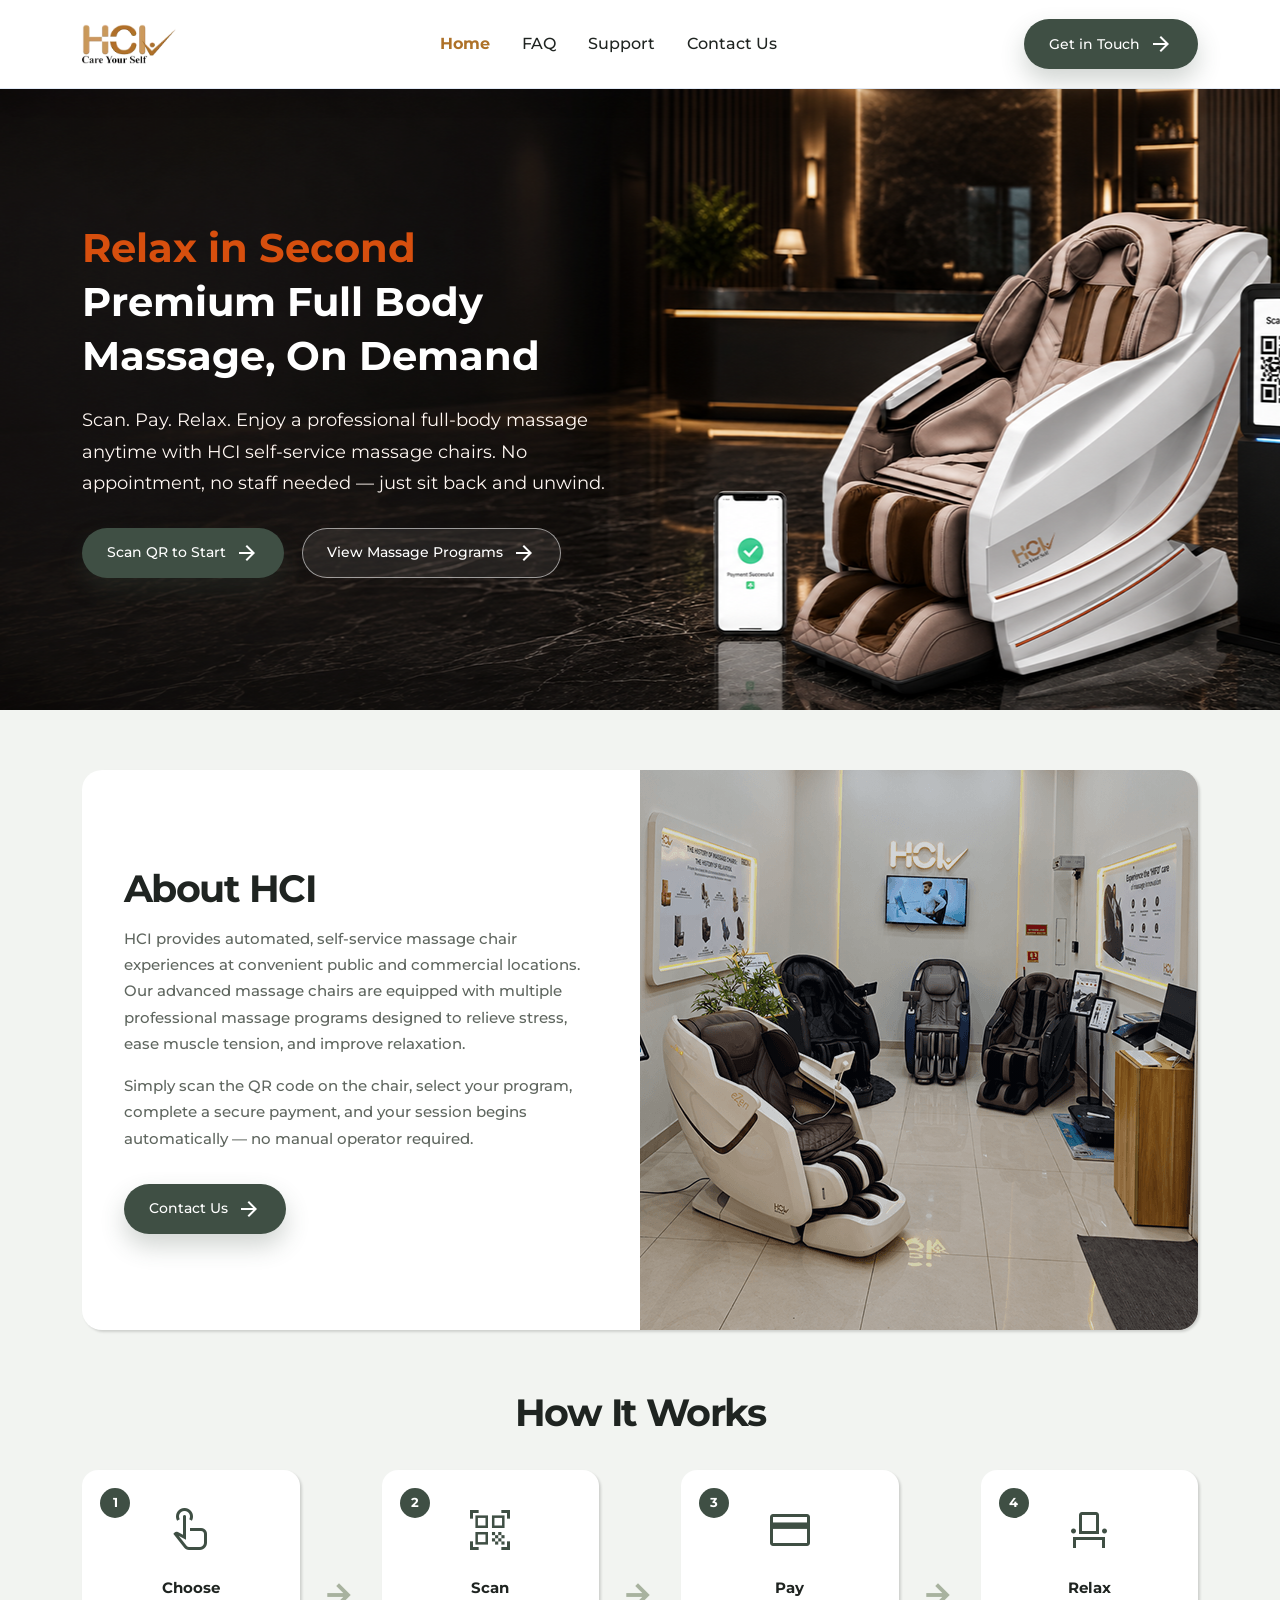
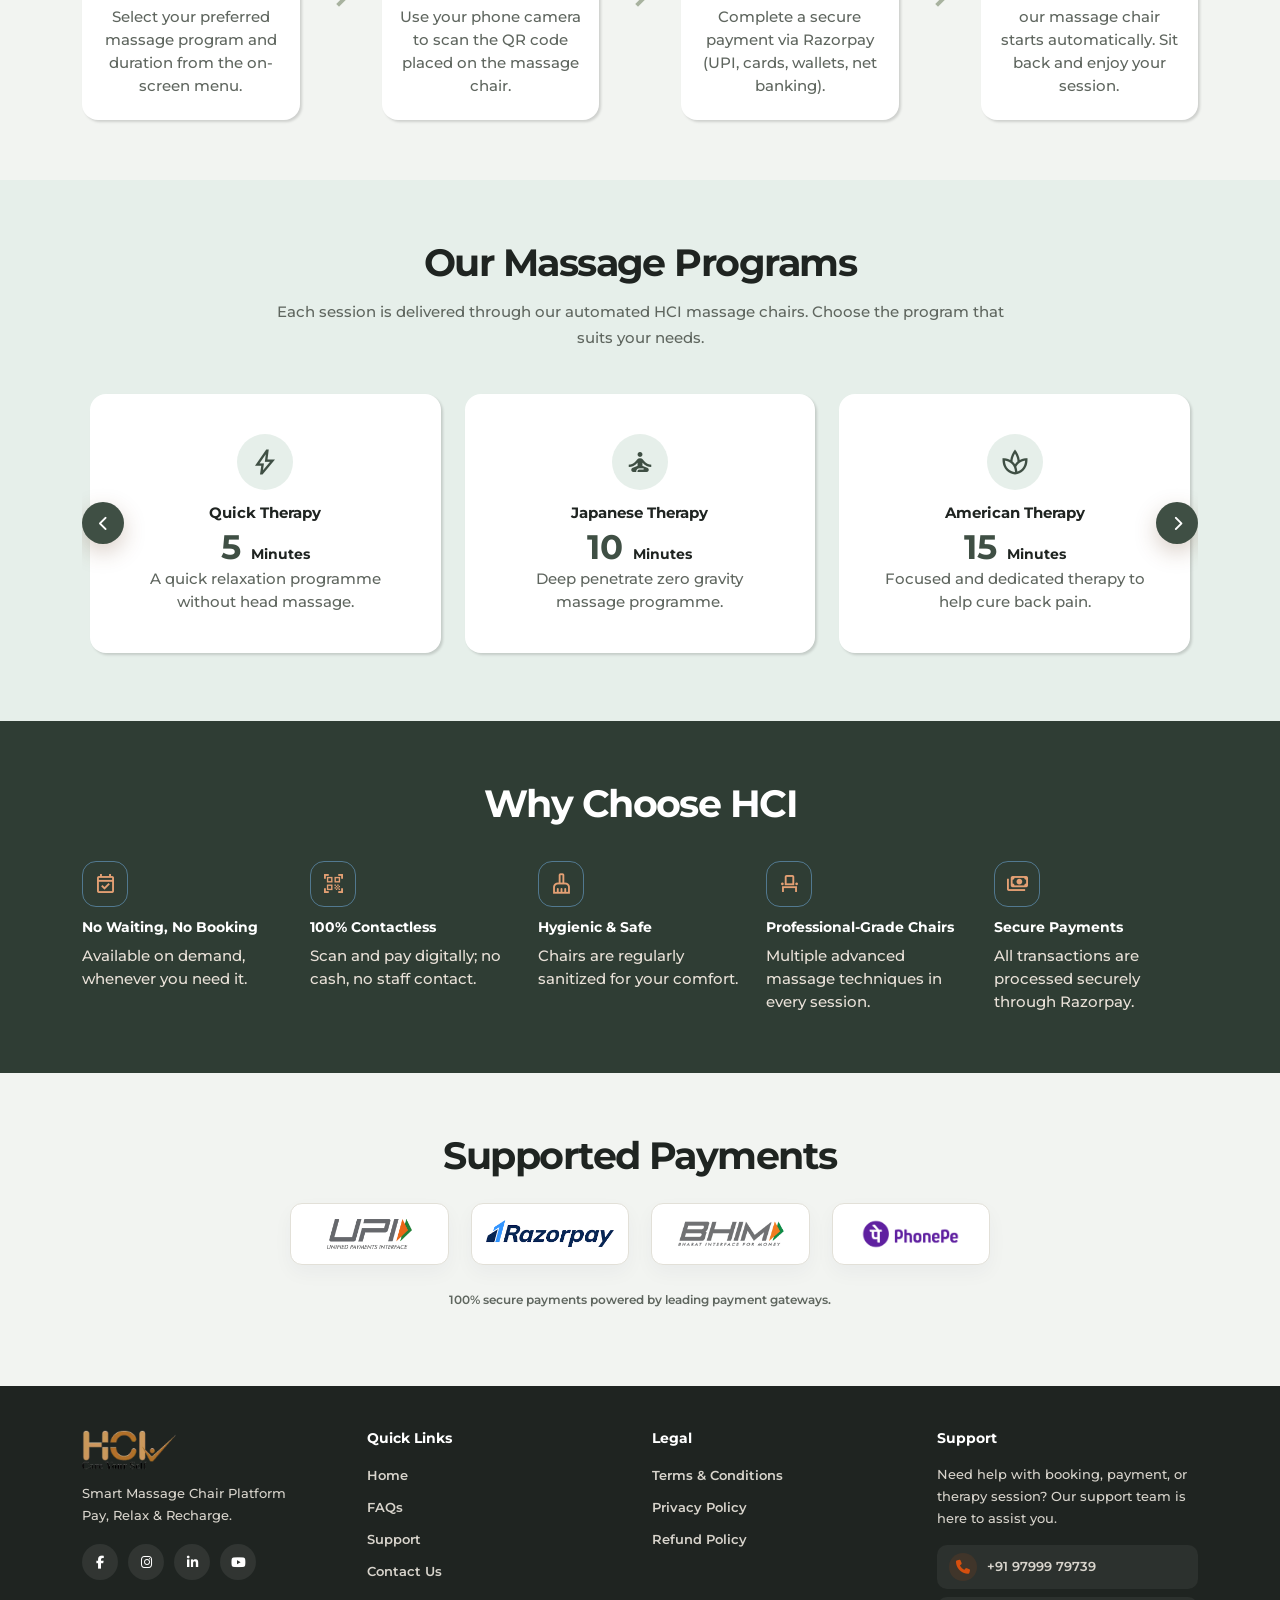
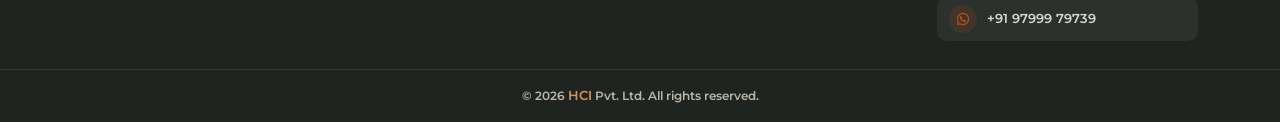
<file: index.html>
<!doctype html>
<html lang="en">
  <head>
    <meta charset="utf-8" />
    <meta name="viewport" content="width=device-width, initial-scale=1" />

    <title>
      HCI Comfortzone | QR Based Self-Service Massage Chair Platform
    </title>

    <meta
      name="description"
      content="HCI Comfortzone offers QR-based self-service massage chairs where users can scan, pay securely, choose a massage program and enjoy an automated full-body massage session at malls, airports, gyms, hotels, offices and commercial locations."
    />

    <meta
      name="keywords"
      content="HCI Comfortzone, HCI massage chair, QR code massage chair, QR based massage chair, self service massage chair, pay per use massage chair, smart massage chair platform, automated massage chair, IoT massage chair, full body massage chair, massage chair payment system, scan pay relax massage chair, Razorpay massage chair, UPI massage chair payment, massage chair for malls, massage chair for airports, massage chair for hotels, massage chair for gyms, massage chair for offices, commercial massage chair, wellness kiosk, massage chair business, massage programs, quick therapy massage, japanese therapy massage, thai spa therapy, foot therapy massage"
    />

    <meta name="author" content="HCI Comfortzone" />
    <meta name="robots" content="index, follow" />

    <link rel="canonical" href="https://your-domain.com/" />

    <meta
      property="og:title"
      content="HCI Comfortzone | QR Based Self-Service Massage Chair Platform"
    />
    <meta
      property="og:description"
      content="Scan, pay and relax with HCI Comfortzone smart self-service massage chairs for malls, airports, gyms, hotels, offices and commercial wellness locations."
    />
    <meta property="og:type" content="website" />
    <meta property="og:url" content="https://your-domain.com/" />
    <meta
      property="og:image"
      content="https://your-domain.com/images/hci-logo.webp"
    />

    <meta name="twitter:card" content="summary_large_image" />
    <meta
      name="twitter:title"
      content="HCI Comfortzone | Smart Massage Chair Platform"
    />
    <meta
      name="twitter:description"
      content="QR-based pay-per-use massage chair platform for automated full-body massage sessions."
    />
    <meta
      name="twitter:image"
      content="https://your-domain.com/images/hci-logo.webp"
    />

    <link
      href="images/favicon-16x16.png"
      rel="icon"
      sizes="16x16"
      type="image/png"
    />
    <link
      href="images/favicon-32x32.png"
      rel="icon"
      sizes="32x32"
      type="image/png"
    />
    <link
      href="images/apple-touch-icon.png"
      rel="apple-touch-icon"
      sizes="180x180"
    />
    <link
      href="images/android-chrome-192x192.png"
      rel="icon"
      sizes="192x192"
      type="image/png"
    />
    <link
      href="images/android-chrome-512x512.png"
      rel="icon"
      sizes="512x512"
      type="image/png"
    />

    <link
      href="https://cdn.jsdelivr.net/npm/bootstrap@5.3.3/dist/css/bootstrap.min.css"
      rel="stylesheet"
    />

    <link
      href="https://cdnjs.cloudflare.com/ajax/libs/font-awesome/6.5.2/css/all.min.css"
      rel="stylesheet"
    />

    <link rel="preconnect" href="https://fonts.googleapis.com" />
    <link rel="preconnect" href="https://fonts.gstatic.com" crossorigin />

    <link
      href="https://fonts.googleapis.com/css2?family=Montserrat:wght@300;400;500;600;700;800;900&display=swap"
      rel="stylesheet"
    />

    <link
      href="https://fonts.googleapis.com/css2?family=Material+Symbols+Outlined:opsz,wght,FILL,GRAD@24,200,0,0"
      rel="stylesheet"
    />

    <link
      href="https://cdn.jsdelivr.net/npm/swiper@11/swiper-bundle.min.css"
      rel="stylesheet"
    />

    <link href="css/style.css" rel="stylesheet" />
    <link href="css/responsive.css" rel="stylesheet" />
  </head>

  <body>
    <!-- Header -->

    <nav class="navbar navbar-expand-lg site-navbar">
      <div class="container">
        <div class="navbar-brand brand-logo">
          <a href="index.html" aria-label="HCI Home">
            <img src="images/hci-logo.webp" alt="HCI Logo" />
          </a>
        </div>

        <a class="action-btn primary-btn d-lg-none w-auto" href="support.html">
          Get in Touch <i class="material-symbols-outlined">arrow_forward</i>
        </a>

        <button
          class="navbar-toggler"
          type="button"
          data-bs-toggle="collapse"
          data-bs-target="#mainNav"
          aria-controls="mainNav"
          aria-expanded="false"
          aria-label="Toggle navigation"
        >
          <span class="navbar-toggler-icon"></span>
        </button>

        <div class="collapse navbar-collapse" id="mainNav">
          <ul class="navbar-nav mx-auto mb-2 mb-lg-0">
            <li class="nav-item">
              <a class="nav-link" href="index.html">Home</a>
            </li>

            <li class="nav-item">
              <a class="nav-link" href="faq.html">FAQ</a>
            </li>

            <li class="nav-item">
              <a class="nav-link" href="support.html">Support</a>
            </li>

            <li class="nav-item">
              <a class="nav-link" href="contact-us.html">Contact Us</a>
            </li>
          </ul>

          <a
            class="action-btn primary-btn d-none d-lg-flex"
            href="support.html"
          >
            Get in Touch <i class="material-symbols-outlined">arrow_forward</i>
          </a>
        </div>

      </div>
    </nav>

    <main>
      <!-- Hero Section -->
      <section class="hero-section">
        <div class="container">
          <div class="row align-items-center">
            <div class="col-lg-6">
              <div class="hero-content">
                <h1>
                  <span>Relax in Second</span>
                  Premium Full Body Massage, On Demand
                </h1>

                <p>
                  Scan. Pay. Relax. Enjoy a professional full-body massage
                  anytime with HCI self-service massage chairs. No appointment,
                  no staff needed — just sit back and unwind.
                </p>

                <div class="hero-actions">
                  <a class="action-btn primary-btn" href="#contact">
                    Scan QR to Start
                    <i class="material-symbols-outlined">arrow_forward</i>
                  </a>

                  <a class="action-btn outline-btn" href="#plans">
                    View Massage Programs
                    <i class="material-symbols-outlined">arrow_forward</i>
                  </a>
                </div>
              </div>
            </div>
          </div>
        </div>
      </section>

      <!-- About Section -->
      <section class="section-container" id="about">
        <div class="container">
          <div class="about-box">
            <div class="row g-0">
              <div class="col-lg-6">
                <div class="row g-0 h-100 align-items-center">
                  <div class="col-md-12">
                    <div class="about-content">
                      <h2>About HCI</h2>

                      <p>
                        HCI provides automated, self-service massage chair
                        experiences at convenient public and commercial
                        locations. Our advanced massage chairs are equipped with
                        multiple professional massage programs designed to
                        relieve stress, ease muscle tension, and improve
                        relaxation.
                      </p>

                      <p>
                        Simply scan the QR code on the chair, select your
                        program, complete a secure payment, and your session
                        begins automatically — no manual operator required.
                      </p>

                      <a
                        class="action-btn primary-btn mt-3"
                        href="contact-us.html"
                      >
                        Contact Us
                        <i class="material-symbols-outlined">arrow_forward</i>
                      </a>
                    </div>
                  </div>
                </div>
              </div>

              <div class="col-lg-6">
                <div class="building-visual"></div>
              </div>
            </div>
          </div>
        </div>
      </section>

      <!-- How It Works Section -->
      <section class="section-container pt-0" id="how-it-works">
        <div class="container">
          <div class="section-title">
            <h2>How It Works</h2>
          </div>

          <div class="steps-wrap">
            <article class="step-card">
              <span class="step-number">1</span>

              <div class="step-icon">
                <i class="material-symbols-outlined">touch_app</i>
              </div>

              <h3>Choose</h3>

              <p>
                Select your preferred massage program and duration from the
                on-screen menu.
              </p>
            </article>

            <article class="step-card">
              <span class="step-number">2</span>

              <div class="step-icon">
                <i class="material-symbols-outlined">qr_code_scanner</i>
              </div>

              <h3>Scan</h3>

              <p>
                Use your phone camera to scan the QR code placed on the massage
                chair.
              </p>
            </article>

            <article class="step-card">
              <span class="step-number">3</span>

              <div class="step-icon">
                <i class="material-symbols-outlined">credit_card</i>
              </div>

              <h3>Pay</h3>

              <p>
                Complete a secure payment via Razorpay (UPI, cards, wallets, net
                banking).
              </p>
            </article>

            <article class="step-card">
              <span class="step-number">4</span>

              <div class="step-icon">
                <i class="material-symbols-outlined">event_seat</i>
              </div>

              <h3>Relax</h3>

              <p>
                our massage chair starts automatically. Sit back and enjoy your
                session.
              </p>
            </article>
          </div>
        </div>
      </section>

      <!-- Plans Section -->
      <section class="section-container bglight01" id="plans">
        <div class="container">
          <div class="section-title">
            <h2>Our Massage Programs</h2>

            <p>
              Each session is delivered through our automated HCI massage
              chairs. Choose the program that suits your needs.
            </p>
          </div>

          <div class="slider-wrapper">
            <button
              class="slide-prev"
              type="button"
              aria-label="Previous slide"
            >
              <i class="fa-solid fa-chevron-left"></i>
            </button>

            <button class="slide-next" type="button" aria-label="Next slide">
              <i class="fa-solid fa-chevron-right"></i>
            </button>

            <div class="swiper card-swiper">
              <div class="swiper-wrapper">
                <div class="swiper-slide">
                  <article class="plan-card">
                    <div class="plan-icon">
                      <i class="material-symbols-outlined">bolt</i>
                    </div>

                    <h3>Quick Therapy</h3>

                    <strong>5 <span>Minutes</span></strong>

                    <p>A quick relaxation programme without head massage.</p>
                  </article>
                </div>

                <div class="swiper-slide">
                  <article class="plan-card">
                    <div class="plan-icon">
                      <i class="material-symbols-outlined">self_improvement</i>
                    </div>

                    <h3>Japanese Therapy</h3>

                    <strong>10 <span>Minutes</span></strong>

                    <p>Deep penetrate zero gravity massage programme.</p>
                  </article>
                </div>

                <div class="swiper-slide">
                  <article class="plan-card">
                    <div class="plan-icon">
                      <i class="material-symbols-outlined">spa</i>
                    </div>

                    <h3>American Therapy</h3>

                    <strong>15 <span>Minutes</span></strong>

                    <p>Focused and dedicated therapy to help cure back pain.</p>
                  </article>
                </div>

                <div class="swiper-slide">
                  <article class="plan-card">
                    <div class="plan-icon">
                      <i class="material-symbols-outlined">spa</i>
                    </div>

                    <h3>Thai Spa Therapy</h3>

                    <strong>10 <span>Minutes</span></strong>

                    <p>
                      Researched and scientific therapy for full body
                      relaxation.
                    </p>
                  </article>
                </div>

                <div class="swiper-slide">
                  <article class="plan-card">
                    <div class="plan-icon">
                      <i class="material-symbols-outlined">accessibility_new</i>
                    </div>

                    <h3>Hongkong Therapy</h3>

                    <strong>5 <span>Minutes</span></strong>

                    <p>Focused, hard and full body stretch therapy.</p>
                  </article>
                </div>

                <div class="swiper-slide">
                  <article class="plan-card">
                    <div class="plan-icon">
                      <i class="material-symbols-outlined">footprint</i>
                    </div>

                    <h3>Foot Therapy</h3>

                    <strong>15 <span>Minutes</span></strong>

                    <p>Tui-na leg massager therapy with reflexology.</p>
                  </article>
                </div>
              </div>
            </div>
          </div>
        </div>
      </section>

      <!-- Features Section -->
      <section class="section-container bgdark01" id="features">
        <div class="container">
          <div class="section-title">
            <h2>Why Choose HCI</h2>
          </div>

          <div class="feature-grid">
            <article class="feature-card">
              <i class="material-symbols-outlined">event_available</i>

              <h3>No Waiting, No Booking</h3>

              <p>Available on demand, whenever you need it.</p>
            </article>

            <article class="feature-card">
              <i class="material-symbols-outlined">qr_code_scanner</i>

              <h3>100% Contactless</h3>

              <p>Scan and pay digitally; no cash, no staff contact.</p>
            </article>

            <article class="feature-card">
              <i class="material-symbols-outlined">cleaning_services</i>

              <h3>Hygienic & Safe</h3>

              <p>Chairs are regularly sanitized for your comfort.</p>
            </article>

            <article class="feature-card">
              <i class="material-symbols-outlined">event_seat</i>

              <h3>Professional-Grade Chairs</h3>

              <p>Multiple advanced massage techniques in every session.</p>
            </article>

            <article class="feature-card">
              <i class="material-symbols-outlined">payments</i>

              <h3>Secure Payments</h3>

              <p>All transactions are processed securely through Razorpay.</p>
            </article>
          </div>
        </div>
      </section>

      <!-- Supported Payments Section -->
      <section
        class="section-container"
        id="payments"
        aria-label="Supported payment methods"
      >
        <div class="container">
          <div class="section-title mb-4">
            <h2>Supported Payments</h2>
          </div>

          <div class="payment-logos">
            <div class="pay-logo">
              <img src="images/upi-lg.png" alt="UPI" />
            </div>

            <div class="pay-logo">
              <img src="images/razorpay-lg.png" alt="Razorpay" />
            </div>

            <div class="pay-logo">
              <img src="images/bhimupi-lg.png" alt="Bhim UPI" />
            </div>

            <div class="pay-logo">
              <img src="images/phonepe-lg.png" alt="PhonePe" />
            </div>
          </div>

          <p class="payment-note mt-4">
            100% secure payments powered by leading payment gateways.
          </p>
        </div>
      </section>
    </main>

    <!-- Footer -->

    <footer class="site-footer" id="contact">
      <div class="footer-top">
        <div class="container">
          <div class="row g-4">
            <div class="col-lg-3 col-md-6">
              <div class="footer-logo brand-logo">
                <a href="index.html" aria-label="HCI Home">
                  <img src="images/hci-logo.webp" alt="HCI Logo" />
                </a>
              </div>

              <p>
                Smart Massage Chair Platform<br />
                Pay, Relax &amp; Recharge.
              </p>

              <div class="social-links">
                <a
                  href="https://www.facebook.com/humancareinternational"
                  aria-label="Facebook"
                  target="_blank"
                  rel="noopener noreferrer"
                >
                  <i class="fa-brands fa-facebook-f"></i>
                </a>

                <a
                  href="https://www.instagram.com/hci_massagechair?igsh=MXA0cTN0d2txMjF3Nw=="
                  aria-label="Instagram"
                  target="_blank"
                  rel="noopener noreferrer"
                >
                  <i class="fa-brands fa-instagram"></i>
                </a>

                <a
                  href="https://linkedin.com/company/humancarei"
                  aria-label="LinkedIn"
                  target="_blank"
                  rel="noopener noreferrer"
                >
                  <i class="fa-brands fa-linkedin-in"></i>
                </a>

                <a
                  href="https://www.youtube.com/channel/UCOSgvTB6vLhinB1q3JNfEvg"
                  aria-label="YouTube"
                  target="_blank"
                  rel="noopener noreferrer"
                >
                  <i class="fa-brands fa-youtube"></i>
                </a>
              </div>
            </div>

            <div class="col-lg-3 col-md-6">
              <h3>Quick Links</h3>

              <ul>
                <li><a href="index.html">Home</a></li>
                <li><a href="faq.html">FAQs</a></li>
                <li><a href="support.html">Support</a></li>
                <li><a href="contact-us.html">Contact Us</a></li>
              </ul>
            </div>

            <div class="col-lg-3 col-md-6" id="legal">
              <h3>Legal</h3>

              <ul>
                <li>
                  <a href="terms-conditions.html">Terms &amp; Conditions</a>
                </li>
                <li><a href="privacy-policy.html">Privacy Policy</a></li>
                <li><a href="refund-policy.html">Refund Policy</a></li>
              </ul>
            </div>

            <div class="col-lg-3 col-md-6">
              <h3>Support</h3>

              <p>
                Need help with booking, payment, or therapy session? Our support
                team is here to assist you.
              </p>

              <ul class="footer-contact-list">
                <li>
                  <div class="footer-contact-item">
                    <i class="fa-solid fa-phone"></i>
                    <span>+91 97999 79739</span>
                  </div>
                </li>

                <li>
                  <div class="footer-contact-item">
                    <i class="fa-brands fa-whatsapp"></i>
                    <span>+91 97999 79739</span>
                  </div>
                </li>
              </ul>
            </div>
          </div>
        </div>
      </div>

      <div class="footer-bottom">
        © <span id="currentYear">2026</span>
        <a href="https://humancarei.com/" target="_blank">HCI</a> Pvt. Ltd. All
        rights reserved.
      </div>
    </footer>

    <button class="back-to-top" id="backToTop" aria-label="Back to top">
      <i class="material-symbols-outlined">arrow_upward</i>
    </button>

<!-- ===============================
     JAVASCRIPT FILES
================================ -->

<!-- Bootstrap JS Bundle -->
<script src="https://cdn.jsdelivr.net/npm/bootstrap@5.3.3/dist/js/bootstrap.bundle.min.js"></script>

<!-- Swiper Slider JS -->
<script src="https://cdn.jsdelivr.net/npm/swiper@11/swiper-bundle.min.js"defer></script>

<!-- Custom JS Files -->
<script src="js/basic.js" defer></script>
<script src="js/cardslider.js" defer></script>
<script src="js/active-menu.js" defer></script>

  </body>
</html>
</file>
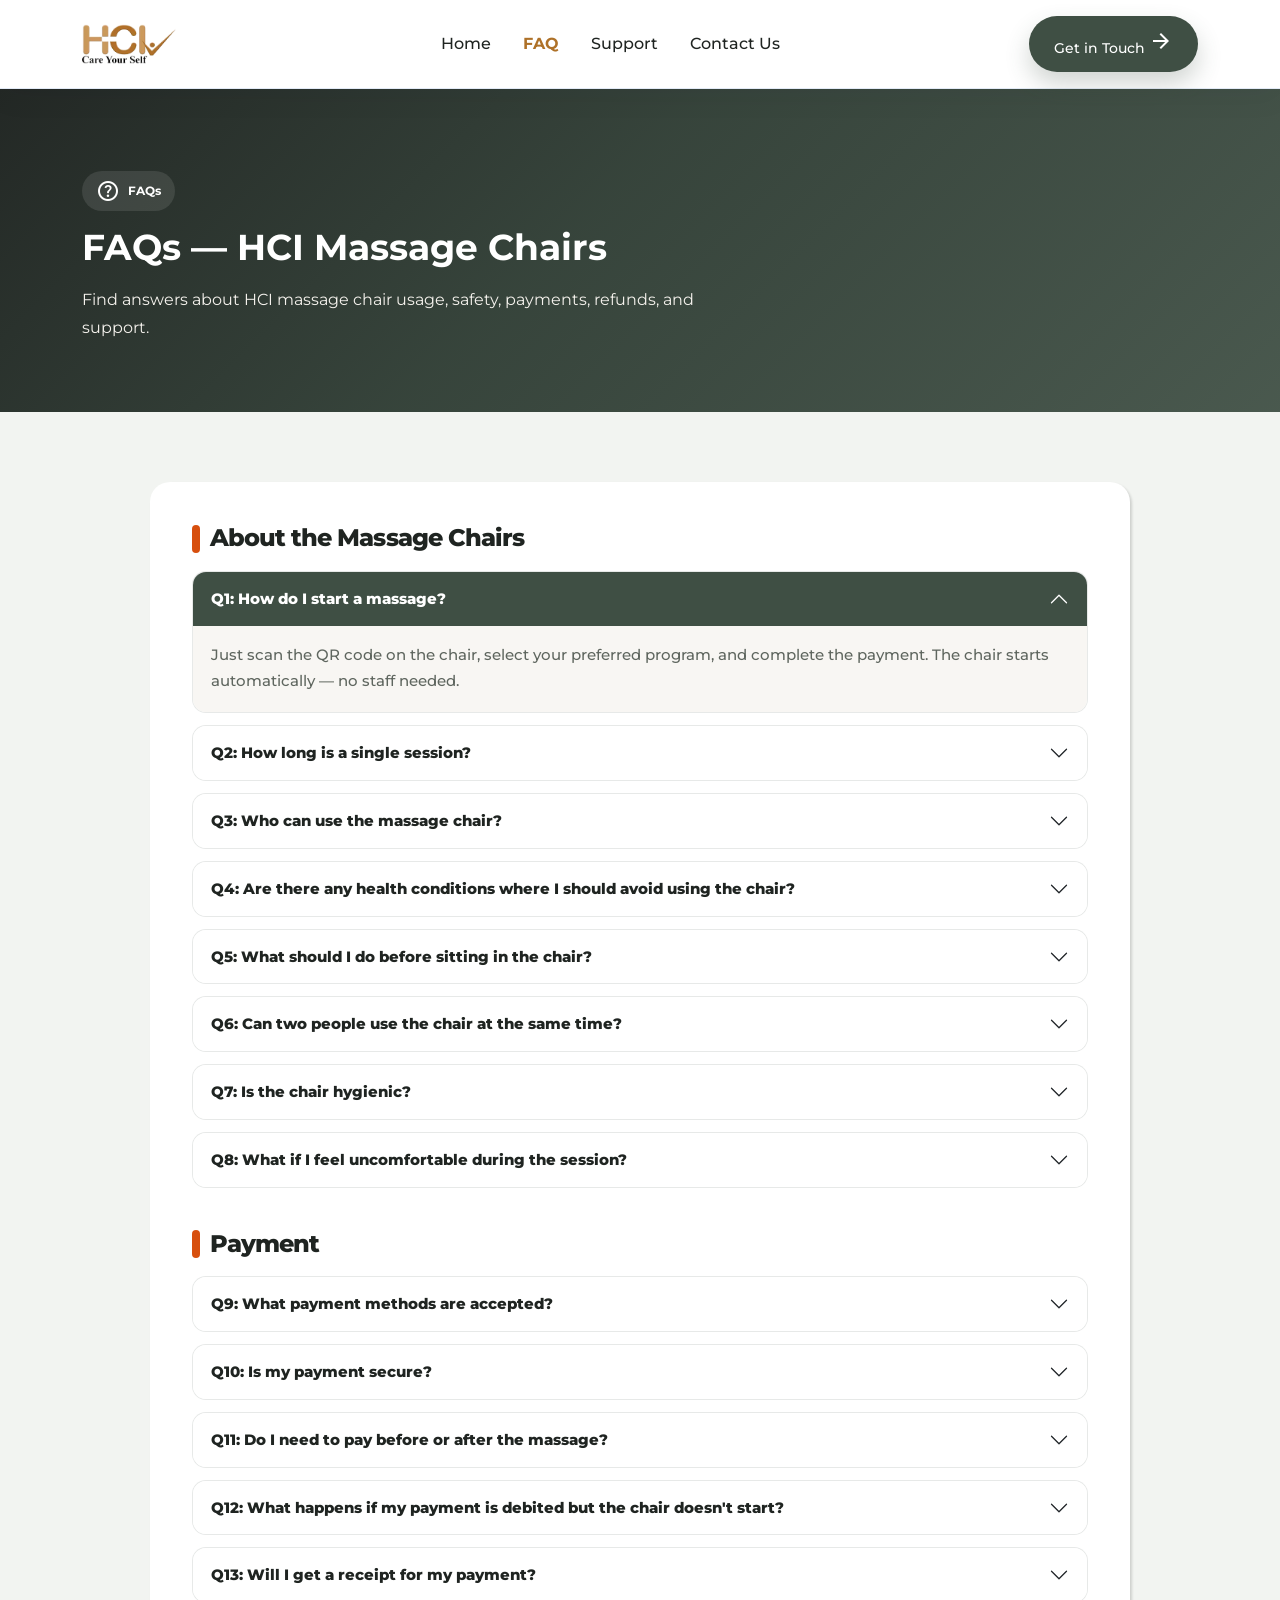
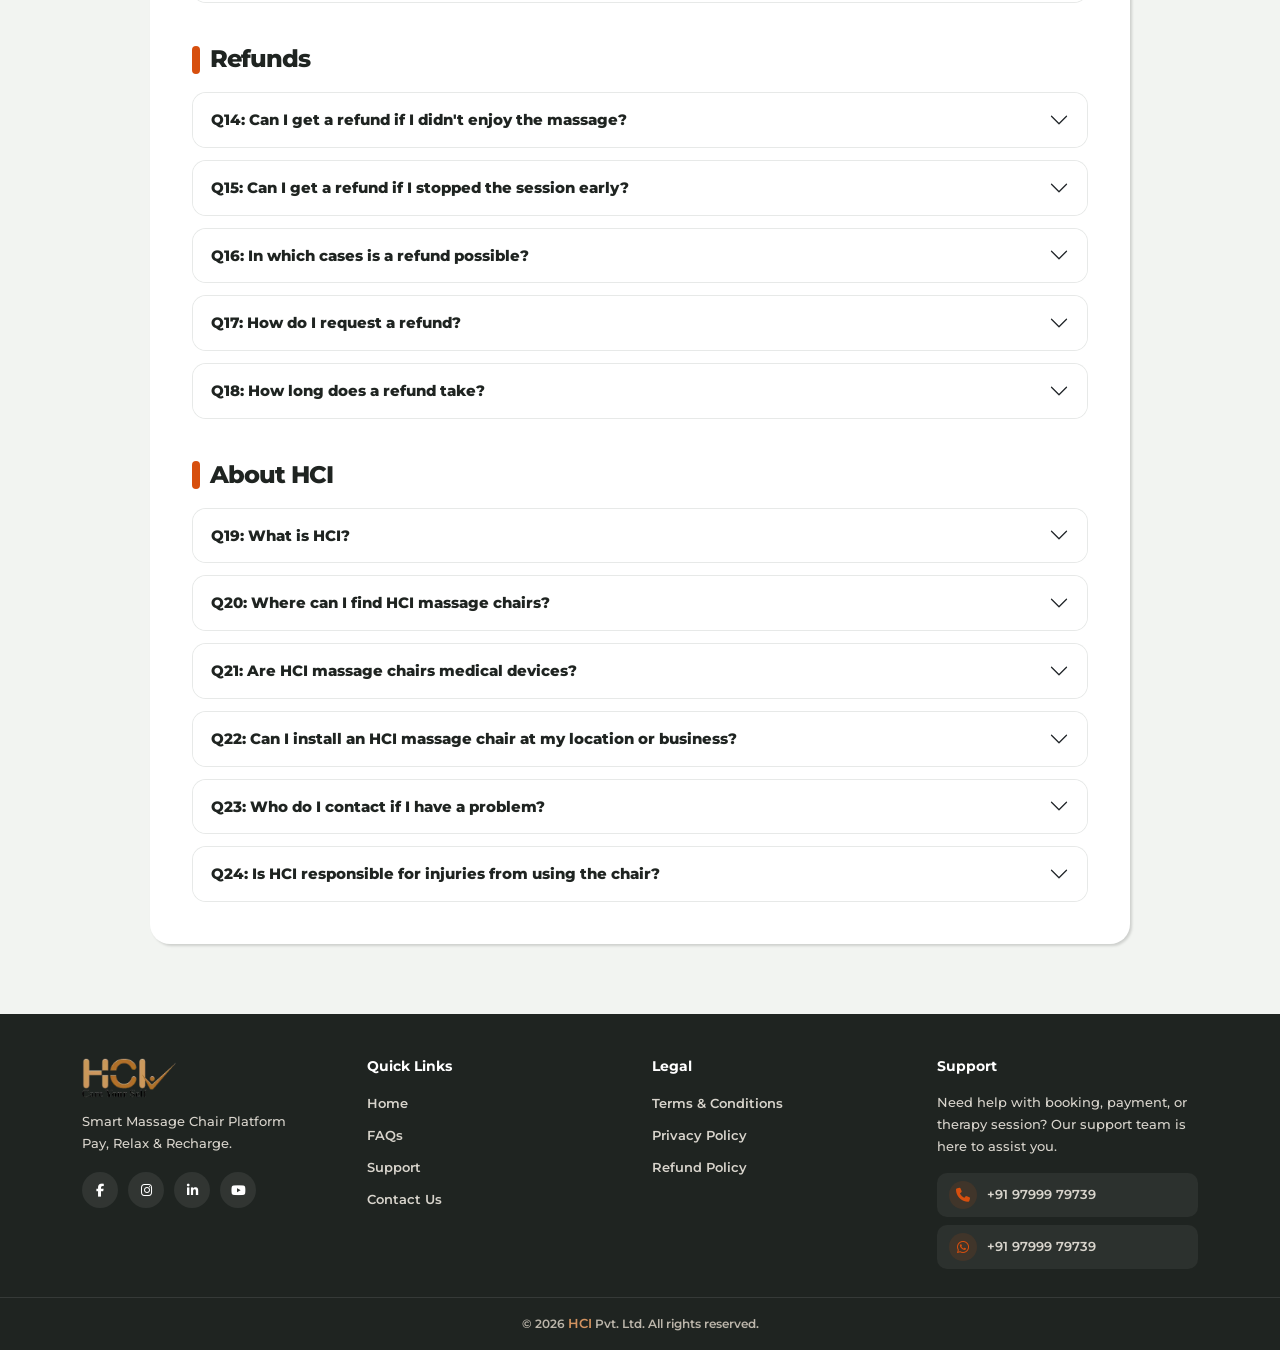
<file: faq.html>
<!doctype html>
<html lang="en">
  <head>
    <meta charset="utf-8" />
    <meta name="viewport" content="width=device-width, initial-scale=1" />

    <title>FAQs | HCI Comfortzone Massage Chair Help & Support</title>

    <meta
      name="description"
      content="Read HCI Comfortzone FAQs about QR-based massage chair usage, safety guidelines, payment methods, refunds, support, and self-service massage chair sessions."
    />

    <meta
      name="keywords"
      content="HCI Comfortzone FAQs, HCI massage chair FAQ, massage chair help, QR massage chair support, self service massage chair FAQ, pay per use massage chair FAQ, HCI massage chair safety, massage chair payment issue, Razorpay payment support, UPI massage chair payment, massage chair refund policy, HCI refund support, massage chair usage guide, automated massage chair support, full body massage chair FAQ, massage chair customer support, HCI support, scan pay relax FAQ"
    />

    <meta name="author" content="HCI Comfortzone" />
    <meta name="robots" content="index, follow" />

    <link rel="canonical" href="https://your-domain.com/faqs.html" />

    <meta
      property="og:title"
      content="FAQs | HCI Comfortzone Massage Chair Help & Support"
    />
    <meta
      property="og:description"
      content="Find answers about HCI Comfortzone massage chair usage, safety, payments, refunds, and customer support."
    />
    <meta property="og:type" content="website" />
    <meta property="og:url" content="https://your-domain.com/faqs.html" />
    <meta
      property="og:image"
      content="https://your-domain.com/images/hci-logo.webp"
    />

    <meta name="twitter:card" content="summary_large_image" />
    <meta name="twitter:title" content="FAQs | HCI Comfortzone" />
    <meta
      name="twitter:description"
      content="FAQs about HCI QR-based self-service massage chairs, payments, refunds, safety and support."
    />
    <meta
      name="twitter:image"
      content="https://your-domain.com/images/hci-logo.webp"
    />

    <link
      href="images/favicon-16x16.png"
      rel="icon"
      sizes="16x16"
      type="image/png"
    />
    <link
      href="images/favicon-32x32.png"
      rel="icon"
      sizes="32x32"
      type="image/png"
    />
    <link
      href="images/apple-touch-icon.png"
      rel="apple-touch-icon"
      sizes="180x180"
    />
    <link
      href="images/android-chrome-192x192.png"
      rel="icon"
      sizes="192x192"
      type="image/png"
    />
    <link
      href="images/android-chrome-512x512.png"
      rel="icon"
      sizes="512x512"
      type="image/png"
    />

    <link
      href="https://cdn.jsdelivr.net/npm/bootstrap@5.3.3/dist/css/bootstrap.min.css"
      rel="stylesheet"
    />

    <link
      href="https://cdnjs.cloudflare.com/ajax/libs/font-awesome/6.5.2/css/all.min.css"
      rel="stylesheet"
    />

    <link rel="preconnect" href="https://fonts.googleapis.com" />
    <link rel="preconnect" href="https://fonts.gstatic.com" crossorigin />

    <link
      href="https://fonts.googleapis.com/css2?family=Montserrat:wght@300;400;500;600;700;800;900&display=swap"
      rel="stylesheet"
    />

    <link
      href="https://fonts.googleapis.com/css2?family=Material+Symbols+Outlined:opsz,wght,FILL,GRAD@24,200,0,0"
      rel="stylesheet"
    />

    <link href="css/style.css" rel="stylesheet" />
    <link href="css/responsive.css" rel="stylesheet" />
  </head>

  <body>
    <!-- Header -->

    <nav class="navbar navbar-expand-lg site-navbar">
      <div class="container">
        <div class="navbar-brand brand-logo">
          <a href="index.html" aria-label="HCI Home">
            <img src="images/hci-logo.webp" alt="HCI Logo" />
          </a>
        </div>

        <a class="action-btn primary-btn d-lg-none w-auto" href="support.html">
          Get in Touch <i class="material-symbols-outlined">arrow_forward</i>
        </a>

        <button
          class="navbar-toggler"
          type="button"
          data-bs-toggle="collapse"
          data-bs-target="#mainNav"
          aria-controls="mainNav"
          aria-expanded="false"
          aria-label="Toggle navigation"
        >
          <span class="navbar-toggler-icon"></span>
        </button>

        <div class="collapse navbar-collapse" id="mainNav">
          <ul class="navbar-nav mx-auto mb-2 mb-lg-0">
            <li class="nav-item">
              <a class="nav-link" href="index.html">Home</a>
            </li>

            <li class="nav-item">
              <a class="nav-link" href="faq.html">FAQ</a>
            </li>

            <li class="nav-item">
              <a class="nav-link" href="support.html">Support</a>
            </li>

            <li class="nav-item">
              <a class="nav-link" href="contact-us.html">Contact Us</a>
            </li>
          </ul>

          <a
            class="action-btn primary-btn d-none d-lg-block"
            href="support.html"
          >
            Get in Touch <i class="material-symbols-outlined">arrow_forward</i>
          </a>
        </div>
      </div>
    </nav>

    <main>
      <!-- FAQ Hero -->
      <section class="inner-hero">
        <div class="container">
          <div class="inner-hero-content">
            <span class="policy-badge">
              <i class="material-symbols-outlined">help</i>
              FAQs
            </span>

            <h1>FAQs — HCI Massage Chairs</h1>

            <p>
              Find answers about HCI massage chair usage, safety, payments,
              refunds, and support.
            </p>
          </div>
        </div>
      </section>

      <!-- FAQ Content -->
      <section class="policy-section">
        <div class="container">
          <div class="faq-card">
            <!-- About the Massage Chairs -->
            <div class="faq-group">
              <h2>About the Massage Chairs</h2>

              <div class="accordion faq-accordion" id="faqChair">
                <div class="accordion-item">
                  <h3 class="accordion-header">
                    <button
                      class="accordion-button"
                      type="button"
                      data-bs-toggle="collapse"
                      data-bs-target="#faq1"
                      aria-expanded="true"
                      aria-controls="faq1"
                    >
                      Q1: How do I start a massage?
                    </button>
                  </h3>

                  <div
                    id="faq1"
                    class="accordion-collapse collapse show"
                    data-bs-parent="#faqChair"
                  >
                    <div class="accordion-body">
                      Just scan the QR code on the chair, select your preferred
                      program, and complete the payment. The chair starts
                      automatically — no staff needed.
                    </div>
                  </div>
                </div>

                <div class="accordion-item">
                  <h3 class="accordion-header">
                    <button
                      class="accordion-button collapsed"
                      type="button"
                      data-bs-toggle="collapse"
                      data-bs-target="#faq2"
                      aria-expanded="false"
                      aria-controls="faq2"
                    >
                      Q2: How long is a single session?
                    </button>
                  </h3>

                  <div
                    id="faq2"
                    class="accordion-collapse collapse"
                    data-bs-parent="#faqChair"
                  >
                    <div class="accordion-body">
                      Sessions range from 5 to 20 minutes depending on the
                      program you choose. For safety, continuous usage should
                      not exceed 60 minutes.
                    </div>
                  </div>
                </div>

                <div class="accordion-item">
                  <h3 class="accordion-header">
                    <button
                      class="accordion-button collapsed"
                      type="button"
                      data-bs-toggle="collapse"
                      data-bs-target="#faq3"
                      aria-expanded="false"
                      aria-controls="faq3"
                    >
                      Q3: Who can use the massage chair?
                    </button>
                  </h3>

                  <div
                    id="faq3"
                    class="accordion-collapse collapse"
                    data-bs-parent="#faqChair"
                  >
                    <div class="accordion-body">
                      Users must be 18 years or older (or above 122 cm in
                      height), or be supervised by a responsible adult. Please
                      review the medical guidelines before use.
                    </div>
                  </div>
                </div>

                <div class="accordion-item">
                  <h3 class="accordion-header">
                    <button
                      class="accordion-button collapsed"
                      type="button"
                      data-bs-toggle="collapse"
                      data-bs-target="#faq4"
                      aria-expanded="false"
                      aria-controls="faq4"
                    >
                      Q4: Are there any health conditions where I should avoid
                      using the chair?
                    </button>
                  </h3>

                  <div
                    id="faq4"
                    class="accordion-collapse collapse"
                    data-bs-parent="#faqChair"
                  >
                    <div class="accordion-body">
                      Yes. Do not use the chair without medical approval if you
                      have a pacemaker or implanted device, are pregnant, or
                      have heart disease, recent injuries or surgery, spinal
                      disorders, osteoporosis, epilepsy, or circulatory/clotting
                      disorders. Stop immediately if you feel dizziness, chest
                      pain, numbness, or any unusual symptoms.
                    </div>
                  </div>
                </div>

                <div class="accordion-item">
                  <h3 class="accordion-header">
                    <button
                      class="accordion-button collapsed"
                      type="button"
                      data-bs-toggle="collapse"
                      data-bs-target="#faq5"
                      aria-expanded="false"
                      aria-controls="faq5"
                    >
                      Q5: What should I do before sitting in the chair?
                    </button>
                  </h3>

                  <div
                    id="faq5"
                    class="accordion-collapse collapse"
                    data-bs-parent="#faqChair"
                  >
                    <div class="accordion-body">
                      Remove all sharp objects and valuables from your pockets —
                      keychains, mobile phones, watches, bangles, bracelets,
                      anklets, and similar items. Then sit fully back before
                      starting your session.
                    </div>
                  </div>
                </div>

                <div class="accordion-item">
                  <h3 class="accordion-header">
                    <button
                      class="accordion-button collapsed"
                      type="button"
                      data-bs-toggle="collapse"
                      data-bs-target="#faq6"
                      aria-expanded="false"
                      aria-controls="faq6"
                    >
                      Q6: Can two people use the chair at the same time?
                    </button>
                  </h3>

                  <div
                    id="faq6"
                    class="accordion-collapse collapse"
                    data-bs-parent="#faqChair"
                  >
                    <div class="accordion-body">
                      No. For safety reasons, only one user may use the chair at
                      a time.
                    </div>
                  </div>
                </div>

                <div class="accordion-item">
                  <h3 class="accordion-header">
                    <button
                      class="accordion-button collapsed"
                      type="button"
                      data-bs-toggle="collapse"
                      data-bs-target="#faq7"
                      aria-expanded="false"
                      aria-controls="faq7"
                    >
                      Q7: Is the chair hygienic?
                    </button>
                  </h3>

                  <div
                    id="faq7"
                    class="accordion-collapse collapse"
                    data-bs-parent="#faqChair"
                  >
                    <div class="accordion-body">
                      Yes. Our chairs are regularly cleaned and sanitized for
                      your comfort and safety.
                    </div>
                  </div>
                </div>

                <div class="accordion-item">
                  <h3 class="accordion-header">
                    <button
                      class="accordion-button collapsed"
                      type="button"
                      data-bs-toggle="collapse"
                      data-bs-target="#faq8"
                      aria-expanded="false"
                      aria-controls="faq8"
                    >
                      Q8: What if I feel uncomfortable during the session?
                    </button>
                  </h3>

                  <div
                    id="faq8"
                    class="accordion-collapse collapse"
                    data-bs-parent="#faqChair"
                  >
                    <div class="accordion-body">
                      Use the emergency STOP button immediately. The chair will
                      stop, and you can step away safely at any point.
                    </div>
                  </div>
                </div>
              </div>
            </div>

            <!-- Payment -->
            <div class="faq-group">
              <h2>Payment</h2>

              <div class="accordion faq-accordion" id="faqPayment">
                <div class="accordion-item">
                  <h3 class="accordion-header">
                    <button
                      class="accordion-button collapsed"
                      type="button"
                      data-bs-toggle="collapse"
                      data-bs-target="#faq9"
                      aria-expanded="false"
                      aria-controls="faq9"
                    >
                      Q9: What payment methods are accepted?
                    </button>
                  </h3>

                  <div
                    id="faq9"
                    class="accordion-collapse collapse"
                    data-bs-parent="#faqPayment"
                  >
                    <div class="accordion-body">
                      We accept UPI, debit/credit cards, wallets, and net
                      banking — all processed securely via Razorpay.
                    </div>
                  </div>
                </div>

                <div class="accordion-item">
                  <h3 class="accordion-header">
                    <button
                      class="accordion-button collapsed"
                      type="button"
                      data-bs-toggle="collapse"
                      data-bs-target="#faq10"
                      aria-expanded="false"
                      aria-controls="faq10"
                    >
                      Q10: Is my payment secure?
                    </button>
                  </h3>

                  <div
                    id="faq10"
                    class="accordion-collapse collapse"
                    data-bs-parent="#faqPayment"
                  >
                    <div class="accordion-body">
                      Yes. All payments are processed through Razorpay's secure,
                      PCI-DSS compliant gateway. HCI does not store your card or
                      banking details.
                    </div>
                  </div>
                </div>

                <div class="accordion-item">
                  <h3 class="accordion-header">
                    <button
                      class="accordion-button collapsed"
                      type="button"
                      data-bs-toggle="collapse"
                      data-bs-target="#faq11"
                      aria-expanded="false"
                      aria-controls="faq11"
                    >
                      Q11: Do I need to pay before or after the massage?
                    </button>
                  </h3>

                  <div
                    id="faq11"
                    class="accordion-collapse collapse"
                    data-bs-parent="#faqPayment"
                  >
                    <div class="accordion-body">
                      Payment is made before the session begins. Once your
                      payment is confirmed, the chair starts automatically.
                    </div>
                  </div>
                </div>

                <div class="accordion-item">
                  <h3 class="accordion-header">
                    <button
                      class="accordion-button collapsed"
                      type="button"
                      data-bs-toggle="collapse"
                      data-bs-target="#faq12"
                      aria-expanded="false"
                      aria-controls="faq12"
                    >
                      Q12: What happens if my payment is debited but the chair
                      doesn't start?
                    </button>
                  </h3>

                  <div
                    id="faq12"
                    class="accordion-collapse collapse"
                    data-bs-parent="#faqPayment"
                  >
                    <div class="accordion-body">
                      If the amount is debited but the session does not begin
                      due to a technical fault, contact our support team with
                      your transaction reference. After verification, an
                      eligible refund or re-credit will be processed.
                    </div>
                  </div>
                </div>

                <div class="accordion-item">
                  <h3 class="accordion-header">
                    <button
                      class="accordion-button collapsed"
                      type="button"
                      data-bs-toggle="collapse"
                      data-bs-target="#faq13"
                      aria-expanded="false"
                      aria-controls="faq13"
                    >
                      Q13: Will I get a receipt for my payment?
                    </button>
                  </h3>

                  <div
                    id="faq13"
                    class="accordion-collapse collapse"
                    data-bs-parent="#faqPayment"
                  >
                    <div class="accordion-body">
                      Yes. Razorpay generates a digital payment confirmation for
                      every successful transaction. Keep this reference handy in
                      case you need support.
                    </div>
                  </div>
                </div>
              </div>
            </div>

            <!-- Refunds -->
            <div class="faq-group">
              <h2>Refunds</h2>

              <div class="accordion faq-accordion" id="faqRefunds">
                <div class="accordion-item">
                  <h3 class="accordion-header">
                    <button
                      class="accordion-button collapsed"
                      type="button"
                      data-bs-toggle="collapse"
                      data-bs-target="#faq14"
                      aria-expanded="false"
                      aria-controls="faq14"
                    >
                      Q14: Can I get a refund if I didn't enjoy the massage?
                    </button>
                  </h3>

                  <div
                    id="faq14"
                    class="accordion-collapse collapse"
                    data-bs-parent="#faqRefunds"
                  >
                    <div class="accordion-body">
                      No. Payments are final and non-refundable for
                      dissatisfaction, personal preference, or change of mind.
                      Refunds apply only to verified technical failures or
                      duplicate payments.
                    </div>
                  </div>
                </div>

                <div class="accordion-item">
                  <h3 class="accordion-header">
                    <button
                      class="accordion-button collapsed"
                      type="button"
                      data-bs-toggle="collapse"
                      data-bs-target="#faq15"
                      aria-expanded="false"
                      aria-controls="faq15"
                    >
                      Q15: Can I get a refund if I stopped the session early?
                    </button>
                  </h3>

                  <div
                    id="faq15"
                    class="accordion-collapse collapse"
                    data-bs-parent="#faqRefunds"
                  >
                    <div class="accordion-body">
                      No. Refunds are not provided for early termination,
                      pausing, interrupting, or leaving the chair before the
                      session completes.
                    </div>
                  </div>
                </div>

                <div class="accordion-item">
                  <h3 class="accordion-header">
                    <button
                      class="accordion-button collapsed"
                      type="button"
                      data-bs-toggle="collapse"
                      data-bs-target="#faq16"
                      aria-expanded="false"
                      aria-controls="faq16"
                    >
                      Q16: In which cases is a refund possible?
                    </button>
                  </h3>

                  <div
                    id="faq16"
                    class="accordion-collapse collapse"
                    data-bs-parent="#faqRefunds"
                  >
                    <div class="accordion-body">
                      Refunds may be considered only for a verified technical
                      malfunction that prevented service delivery, a confirmed
                      duplicate payment caused by a system error, or a payment
                      failure where the amount was debited but the service did
                      not begin.
                    </div>
                  </div>
                </div>

                <div class="accordion-item">
                  <h3 class="accordion-header">
                    <button
                      class="accordion-button collapsed"
                      type="button"
                      data-bs-toggle="collapse"
                      data-bs-target="#faq17"
                      aria-expanded="false"
                      aria-controls="faq17"
                    >
                      Q17: How do I request a refund?
                    </button>
                  </h3>

                  <div
                    id="faq17"
                    class="accordion-collapse collapse"
                    data-bs-parent="#faqRefunds"
                  >
                    <div class="accordion-body">
                      Reach out via our Support or Contact Us page and submit
                      your transaction statement/payment reference, valid proof
                      of the failed or duplicate transaction, and required KYC
                      details. Once verified, the refund is processed under the
                      authority of HCI Pvt. Ltd.
                    </div>
                  </div>
                </div>

                <div class="accordion-item">
                  <h3 class="accordion-header">
                    <button
                      class="accordion-button collapsed"
                      type="button"
                      data-bs-toggle="collapse"
                      data-bs-target="#faq18"
                      aria-expanded="false"
                      aria-controls="faq18"
                    >
                      Q18: How long does a refund take?
                    </button>
                  </h3>

                  <div
                    id="faq18"
                    class="accordion-collapse collapse"
                    data-bs-parent="#faqRefunds"
                  >
                    <div class="accordion-body">
                      Eligible refunds are typically processed within 5–7
                      business days of verification, subject to your bank or
                      payment gateway's timelines. The amount is credited to
                      your original payment source.
                    </div>
                  </div>
                </div>
              </div>
            </div>

            <!-- About HCI -->
            <div class="faq-group">
              <h2>About HCI</h2>

              <div class="accordion faq-accordion" id="faqHci">
                <div class="accordion-item">
                  <h3 class="accordion-header">
                    <button
                      class="accordion-button collapsed"
                      type="button"
                      data-bs-toggle="collapse"
                      data-bs-target="#faq19"
                      aria-expanded="false"
                      aria-controls="faq19"
                    >
                      Q19: What is HCI?
                    </button>
                  </h3>

                  <div
                    id="faq19"
                    class="accordion-collapse collapse"
                    data-bs-parent="#faqHci"
                  >
                    <div class="accordion-body">
                      HCI provides automated, self-service massage chair
                      experiences at convenient public and commercial locations.
                      Our chairs let you enjoy a professional full-body massage
                      on demand — scan, pay, and relax, with no appointment or
                      staff required.
                    </div>
                  </div>
                </div>

                <div class="accordion-item">
                  <h3 class="accordion-header">
                    <button
                      class="accordion-button collapsed"
                      type="button"
                      data-bs-toggle="collapse"
                      data-bs-target="#faq20"
                      aria-expanded="false"
                      aria-controls="faq20"
                    >
                      Q20: Where can I find HCI massage chairs?
                    </button>
                  </h3>

                  <div
                    id="faq20"
                    class="accordion-collapse collapse"
                    data-bs-parent="#faqHci"
                  >
                    <div class="accordion-body">
                      Our self-service massage chairs are located at malls,
                      airports, gyms, hotels, and wellness centers.
                    </div>
                  </div>
                </div>

                <div class="accordion-item">
                  <h3 class="accordion-header">
                    <button
                      class="accordion-button collapsed"
                      type="button"
                      data-bs-toggle="collapse"
                      data-bs-target="#faq21"
                      aria-expanded="false"
                      aria-controls="faq21"
                    >
                      Q21: Are HCI massage chairs medical devices?
                    </button>
                  </h3>

                  <div
                    id="faq21"
                    class="accordion-collapse collapse"
                    data-bs-parent="#faqHci"
                  >
                    <div class="accordion-body">
                      No. Our massage chairs are intended solely for relaxation
                      and general wellness. They are not medical devices and are
                      not meant to diagnose, treat, cure, or prevent any
                      disease.
                    </div>
                  </div>
                </div>

                <div class="accordion-item">
                  <h3 class="accordion-header">
                    <button
                      class="accordion-button collapsed"
                      type="button"
                      data-bs-toggle="collapse"
                      data-bs-target="#faq22"
                      aria-expanded="false"
                      aria-controls="faq22"
                    >
                      Q22: Can I install an HCI massage chair at my location or
                      business?
                    </button>
                  </h3>

                  <div
                    id="faq22"
                    class="accordion-collapse collapse"
                    data-bs-parent="#faqHci"
                  >
                    <div class="accordion-body">
                      Yes. If you'd like to host an HCI massage chair at your
                      mall, hotel, gym, or facility, please reach out through
                      our Contact Us page for partnership details.
                    </div>
                  </div>
                </div>

                <div class="accordion-item">
                  <h3 class="accordion-header">
                    <button
                      class="accordion-button collapsed"
                      type="button"
                      data-bs-toggle="collapse"
                      data-bs-target="#faq23"
                      aria-expanded="false"
                      aria-controls="faq23"
                    >
                      Q23: Who do I contact if I have a problem?
                    </button>
                  </h3>

                  <div
                    id="faq23"
                    class="accordion-collapse collapse"
                    data-bs-parent="#faqHci"
                  >
                    <div class="accordion-body">
                      You can reach our support team through the Support page
                      form, or directly via email/phone listed on our Contact Us
                      page. For payment issues, please include your transaction
                      reference.
                    </div>
                  </div>
                </div>

                <div class="accordion-item">
                  <h3 class="accordion-header">
                    <button
                      class="accordion-button collapsed"
                      type="button"
                      data-bs-toggle="collapse"
                      data-bs-target="#faq24"
                      aria-expanded="false"
                      aria-controls="faq24"
                    >
                      Q24: Is HCI responsible for injuries from using the chair?
                    </button>
                  </h3>

                  <div
                    id="faq24"
                    class="accordion-collapse collapse"
                    data-bs-parent="#faqHci"
                  >
                    <div class="accordion-body">
                      The chair is to be used voluntarily and at your own risk,
                      following all safety instructions. HCI Pvt. Ltd., the
                      location owner, facility operator, and their employees are
                      not liable for injuries or damages arising from improper
                      use or misuse of the equipment.
                    </div>
                  </div>
                </div>
              </div>
            </div>
          </div>
        </div>
      </section>
    </main>

    <!-- Footer -->

    <footer class="site-footer" id="contact">
      <div class="footer-top">
        <div class="container">
          <div class="row g-4">
            <div class="col-lg-3 col-md-6">
              <div class="footer-logo brand-logo">
                <a href="index.html" aria-label="HCI Home">
                  <img src="images/hci-logo.webp" alt="HCI Logo" />
                </a>
              </div>

              <p>
                Smart Massage Chair Platform<br />
                Pay, Relax &amp; Recharge.
              </p>

              <div class="social-links">
                <a
                  href="https://www.facebook.com/humancareinternational"
                  aria-label="Facebook"
                  target="_blank"
                  rel="noopener noreferrer"
                >
                  <i class="fa-brands fa-facebook-f"></i>
                </a>

                <a
                  href="https://www.instagram.com/hci_massagechair?igsh=MXA0cTN0d2txMjF3Nw=="
                  aria-label="Instagram"
                  target="_blank"
                  rel="noopener noreferrer"
                >
                  <i class="fa-brands fa-instagram"></i>
                </a>

                <a
                  href="https://linkedin.com/company/humancarei"
                  aria-label="LinkedIn"
                  target="_blank"
                  rel="noopener noreferrer"
                >
                  <i class="fa-brands fa-linkedin-in"></i>
                </a>

                <a
                  href="https://www.youtube.com/channel/UCOSgvTB6vLhinB1q3JNfEvg"
                  aria-label="YouTube"
                  target="_blank"
                  rel="noopener noreferrer"
                >
                  <i class="fa-brands fa-youtube"></i>
                </a>
              </div>
            </div>

            <div class="col-lg-3 col-md-6">
              <h3>Quick Links</h3>

              <ul>
                <li><a href="index.html">Home</a></li>
                <li><a href="faq.html">FAQs</a></li>
                <li><a href="support.html">Support</a></li>
                <li><a href="contact-us.html">Contact Us</a></li>
              </ul>
            </div>

            <div class="col-lg-3 col-md-6" id="legal">
              <h3>Legal</h3>

              <ul>
                <li>
                  <a href="terms-conditions.html">Terms &amp; Conditions</a>
                </li>
                <li><a href="privacy-policy.html">Privacy Policy</a></li>
                <li><a href="refund-policy.html">Refund Policy</a></li>
              </ul>
            </div>

            <div class="col-lg-3 col-md-6">
              <h3>Support</h3>

              <p>
                Need help with booking, payment, or therapy session? Our support
                team is here to assist you.
              </p>

              <ul class="footer-contact-list">
                <li>
                  <div class="footer-contact-item">
                    <i class="fa-solid fa-phone"></i>
                    <span>+91 97999 79739</span>
                  </div>
                </li>

                <li>
                  <div class="footer-contact-item">
                    <i class="fa-brands fa-whatsapp"></i>
                    <span>+91 97999 79739</span>
                  </div>
                </li>
              </ul>
            </div>
          </div>
        </div>
      </div>

      <div class="footer-bottom">
        © <span id="currentYear">2026</span>
        <a href="https://humancarei.com/" target="_blank">HCI</a> Pvt. Ltd. All
        rights reserved.
      </div>
    </footer>

    <button class="back-to-top" id="backToTop" aria-label="Back to top">
      <i class="material-symbols-outlined">arrow_upward</i>
    </button>

   
<!-- ===============================
     JAVASCRIPT FILES
================================ -->

<!-- Bootstrap JS Bundle -->
<script src="https://cdn.jsdelivr.net/npm/bootstrap@5.3.3/dist/js/bootstrap.bundle.min.js"></script>

<!-- Custom JS Files -->
<script src="js/basic.js"></script>
<script src="js/active-menu.js" defer></script>


  </body>
</html>
</file>
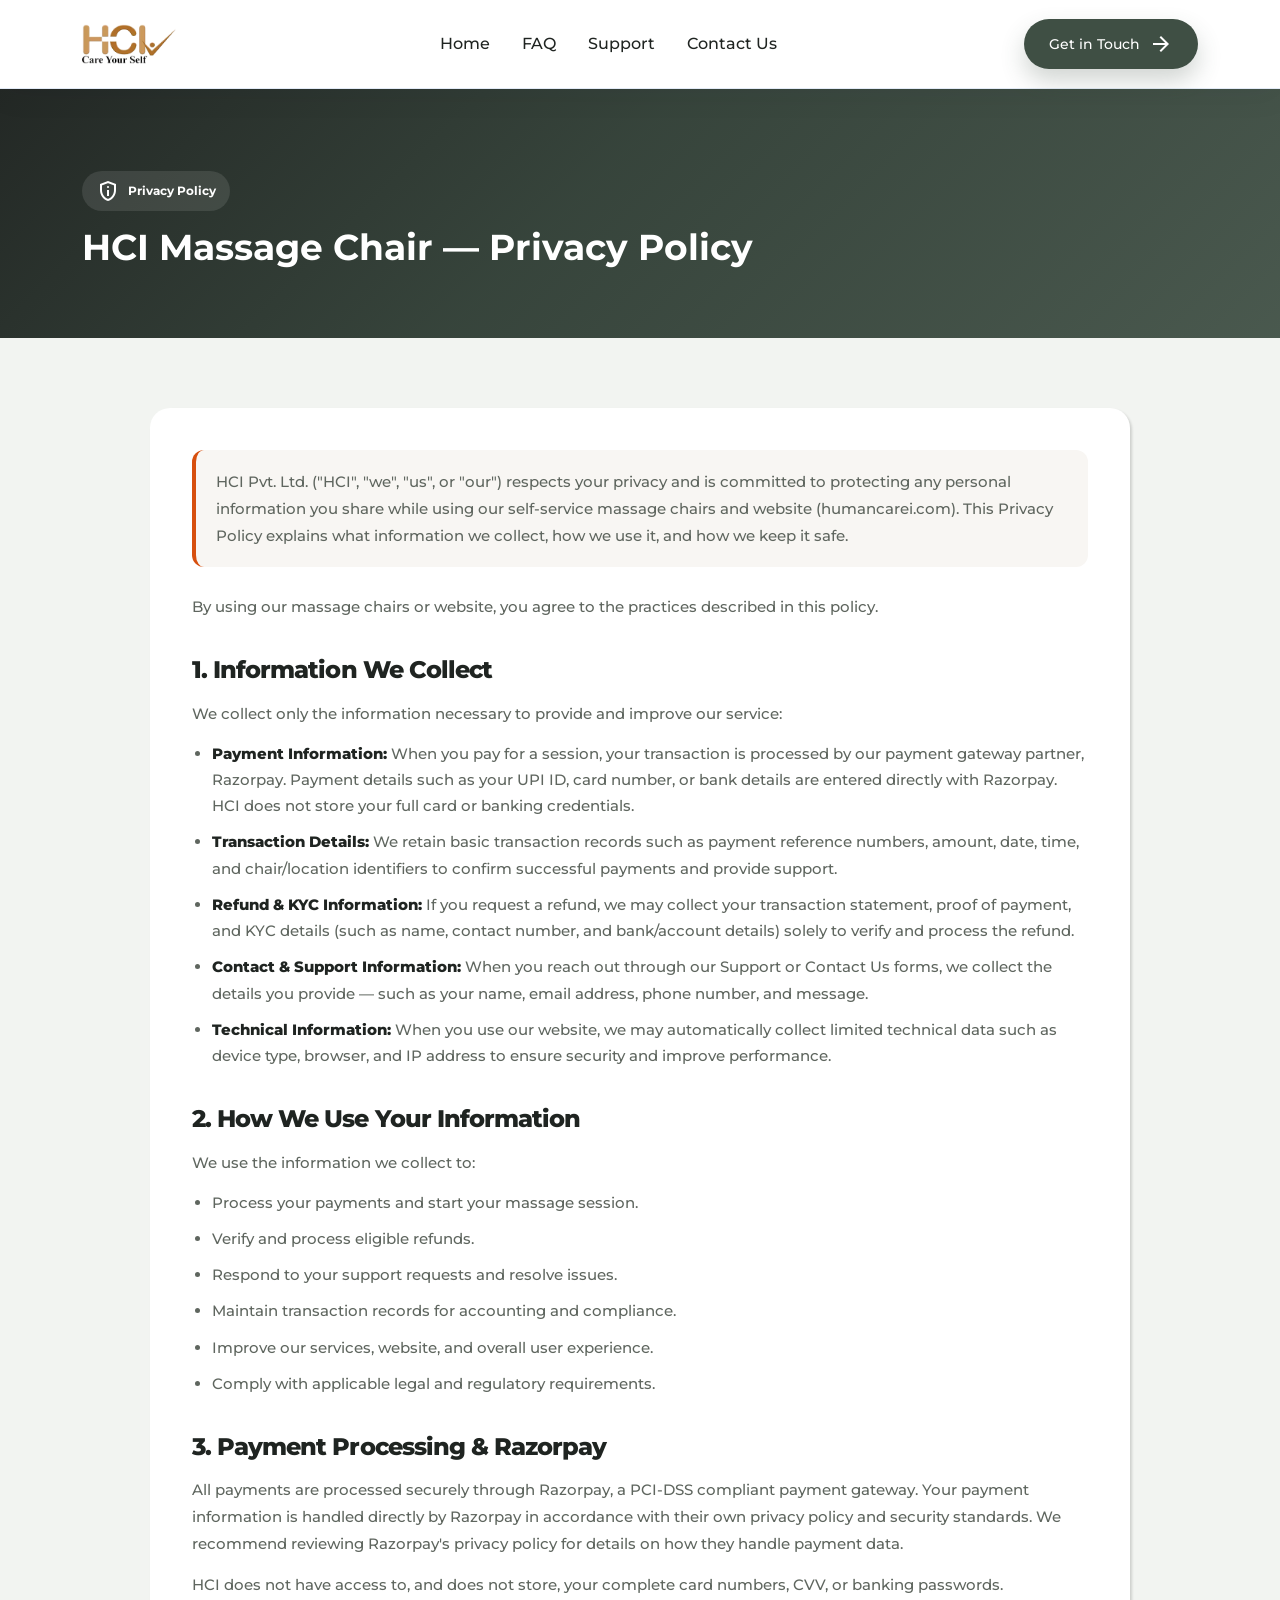
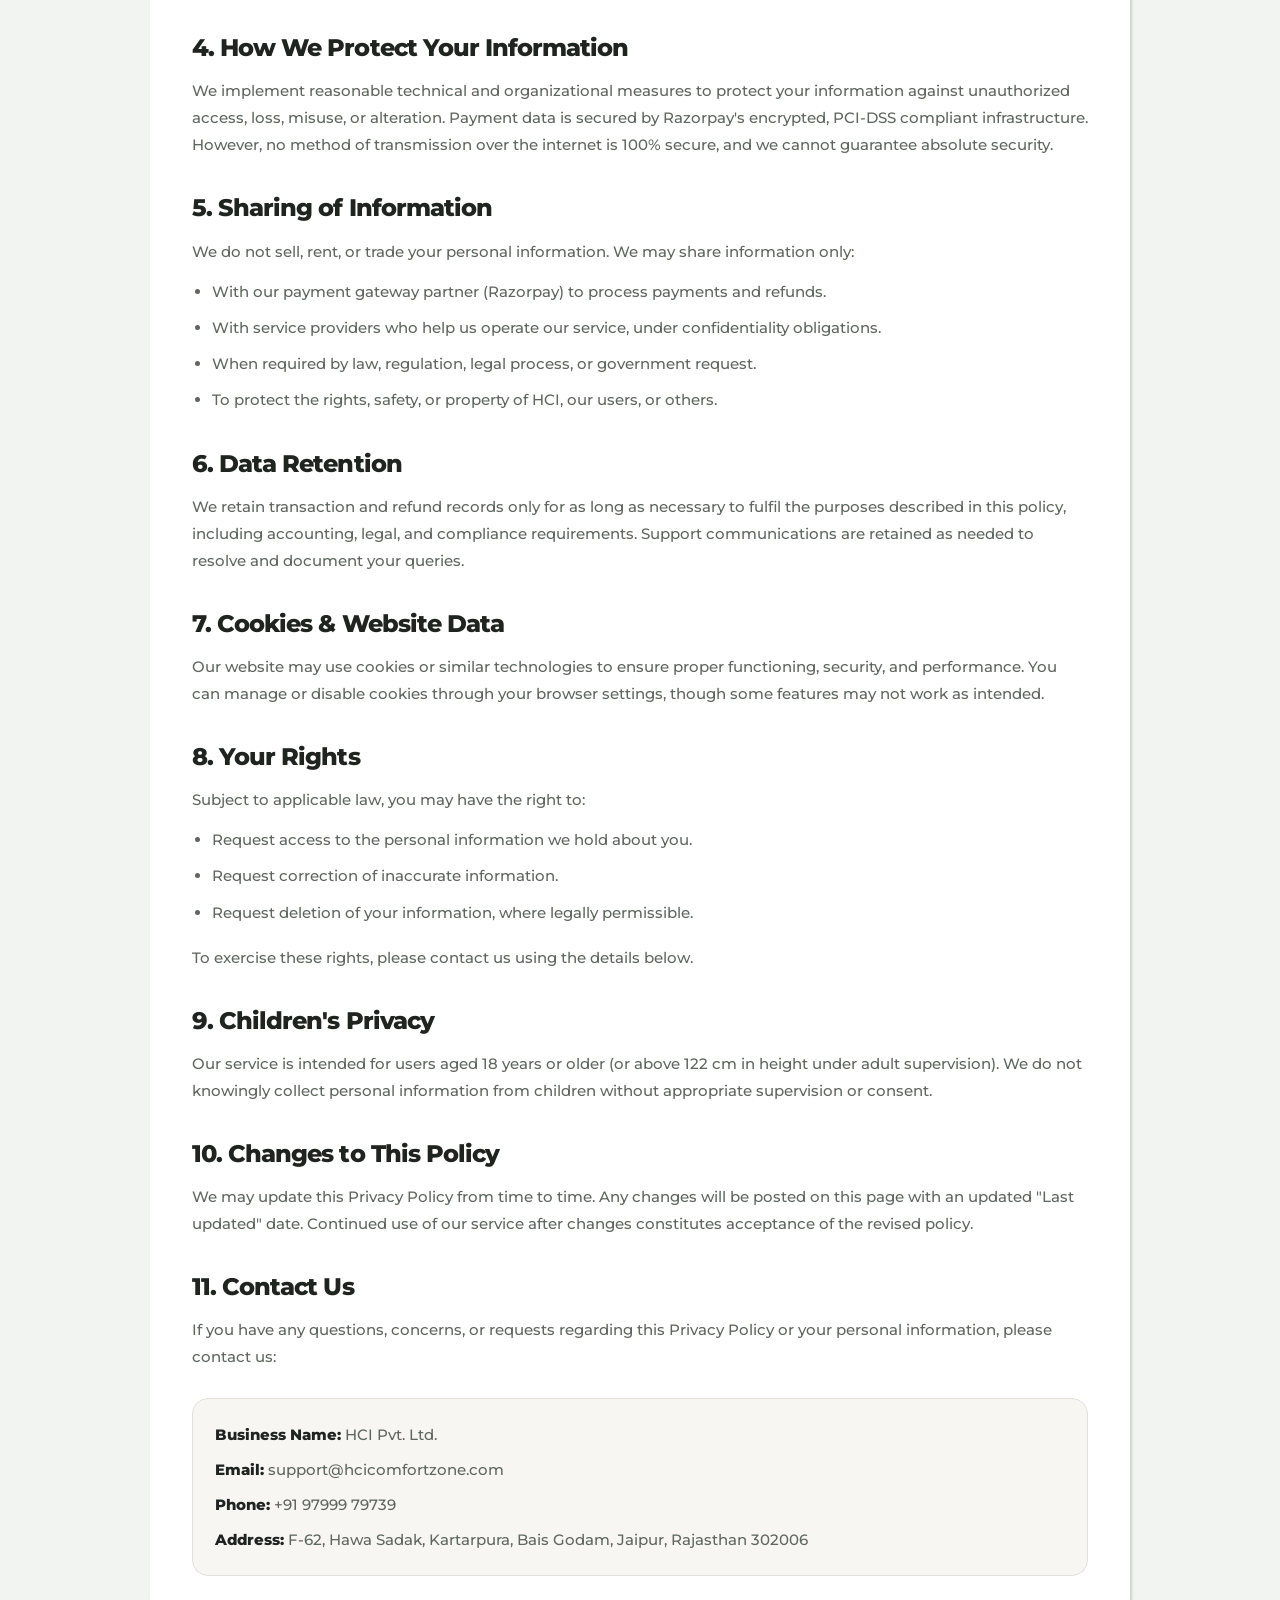
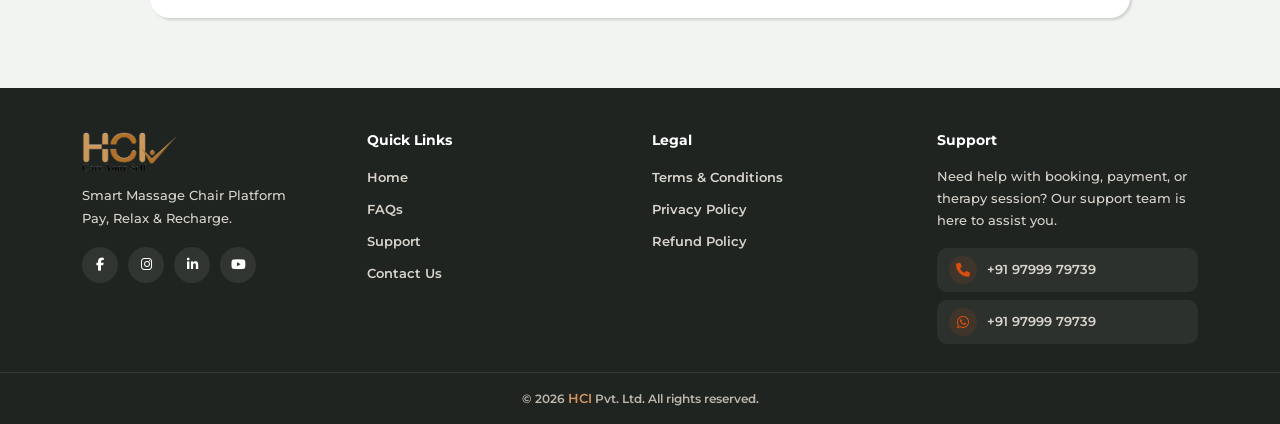
<file: privacy-policy.html>
<!doctype html>
<html lang="en">
  <head>
    <meta charset="utf-8" />
    <meta name="viewport" content="width=device-width, initial-scale=1" />

    <title>Privacy Policy | HCI Comfortzone Massage Chair Platform</title>

    <meta
      name="description"
      content="Read the HCI Comfortzone Privacy Policy to understand how HCI collects, uses, protects and manages user information, payment records, refund details, support data and website usage data."
    />

    <meta
      name="keywords"
      content="HCI Comfortzone privacy policy, HCI privacy policy, massage chair privacy policy, HCI user data policy, QR massage chair privacy, self service massage chair privacy, HCI payment data, Razorpay payment privacy, massage chair payment records, refund KYC information, HCI support data, website data privacy, HCI data protection, HCI Comfortzone legal policy, HCI Pvt Ltd privacy"
    />

    <meta name="author" content="HCI Comfortzone" />
    <meta name="robots" content="index, follow" />

    <link rel="canonical" href="https://your-domain.com/privacy-policy.html" />

    <meta
      property="og:title"
      content="Privacy Policy | HCI Comfortzone Massage Chair Platform"
    />
    <meta
      property="og:description"
      content="Learn how HCI Comfortzone collects, uses and protects payment, refund, support and website data for QR-based self-service massage chair users."
    />
    <meta property="og:type" content="website" />
    <meta
      property="og:url"
      content="https://your-domain.com/privacy-policy.html"
    />
    <meta
      property="og:image"
      content="https://your-domain.com/images/hci-logo.webp"
    />

    <meta name="twitter:card" content="summary_large_image" />
    <meta name="twitter:title" content="Privacy Policy | HCI Comfortzone" />
    <meta
      name="twitter:description"
      content="HCI Comfortzone Privacy Policy for payment records, refund data, support information and website usage data."
    />
    <meta
      name="twitter:image"
      content="https://your-domain.com/images/hci-logo.webp"
    />

    <link
      href="images/favicon-16x16.png"
      rel="icon"
      sizes="16x16"
      type="image/png"
    />
    <link
      href="images/favicon-32x32.png"
      rel="icon"
      sizes="32x32"
      type="image/png"
    />
    <link
      href="images/apple-touch-icon.png"
      rel="apple-touch-icon"
      sizes="180x180"
    />
    <link
      href="images/android-chrome-192x192.png"
      rel="icon"
      sizes="192x192"
      type="image/png"
    />
    <link
      href="images/android-chrome-512x512.png"
      rel="icon"
      sizes="512x512"
      type="image/png"
    />

    <link
      href="https://cdn.jsdelivr.net/npm/bootstrap@5.3.3/dist/css/bootstrap.min.css"
      rel="stylesheet"
    />

    <link
      href="https://cdnjs.cloudflare.com/ajax/libs/font-awesome/6.5.2/css/all.min.css"
      rel="stylesheet"
    />

    <link rel="preconnect" href="https://fonts.googleapis.com" />
    <link rel="preconnect" href="https://fonts.gstatic.com" crossorigin />

    <link
      href="https://fonts.googleapis.com/css2?family=Montserrat:wght@300;400;500;600;700;800;900&display=swap"
      rel="stylesheet"
    />

    <link
      href="https://fonts.googleapis.com/css2?family=Material+Symbols+Outlined:opsz,wght,FILL,GRAD@24,200,0,0"
      rel="stylesheet"
    />

    <link href="css/style.css" rel="stylesheet" />
    <link href="css/responsive.css" rel="stylesheet" />
  </head>

  <body>
    <!-- Header -->

    <nav class="navbar navbar-expand-lg site-navbar">
      <div class="container">
        <div class="navbar-brand brand-logo">
          <a href="index.html" aria-label="HCI Home">
            <img src="images/hci-logo.webp" alt="HCI Logo" />
          </a>
        </div>

        <a class="action-btn primary-btn d-lg-none w-auto" href="support.html">
          Get in Touch <i class="material-symbols-outlined">arrow_forward</i>
        </a>

        <button
          class="navbar-toggler"
          type="button"
          data-bs-toggle="collapse"
          data-bs-target="#mainNav"
          aria-controls="mainNav"
          aria-expanded="false"
          aria-label="Toggle navigation"
        >
          <span class="navbar-toggler-icon"></span>
        </button>

        <div class="collapse navbar-collapse" id="mainNav">
          <ul class="navbar-nav mx-auto mb-2 mb-lg-0">
            <li class="nav-item">
              <a class="nav-link" href="index.html">Home</a>
            </li>

            <li class="nav-item">
              <a class="nav-link" href="faq.html">FAQ</a>
            </li>

            <li class="nav-item">
              <a class="nav-link" href="support.html">Support</a>
            </li>

            <li class="nav-item">
              <a class="nav-link" href="contact-us.html">Contact Us</a>
            </li>
          </ul>

          <a
            class="action-btn primary-btn d-none d-lg-flex"
            href="support.html"
          >
            Get in Touch <i class="material-symbols-outlined">arrow_forward</i>
          </a>
        </div>
      </div>
    </nav>

    <main>
      <section class="inner-hero">
        <div class="container">
          <div class="inner-hero-content">
            <span class="policy-badge">
              <i class="material-symbols-outlined">privacy_tip</i>
              Privacy Policy
            </span>

            <h1>HCI Massage Chair — Privacy Policy</h1>
          </div>
        </div>
      </section>

      <section class="policy-section">
        <div class="container">
          <div class="policy-card">
            <div class="policy-note">
              <p>
                HCI Pvt. Ltd. ("HCI", "we", "us", or "our") respects your
                privacy and is committed to protecting any personal information
                you share while using our self-service massage chairs and
                website (humancarei.com). This Privacy Policy explains what
                information we collect, how we use it, and how we keep it safe.
              </p>
            </div>

            <p>
              By using our massage chairs or website, you agree to the practices
              described in this policy.
            </p>

            <h2>1. Information We Collect</h2>

            <p>
              We collect only the information necessary to provide and improve
              our service:
            </p>

            <ul>
              <li>
                <strong>Payment Information:</strong> When you pay for a
                session, your transaction is processed by our payment gateway
                partner, Razorpay. Payment details such as your UPI ID, card
                number, or bank details are entered directly with Razorpay. HCI
                does not store your full card or banking credentials.
              </li>

              <li>
                <strong>Transaction Details:</strong> We retain basic
                transaction records such as payment reference numbers, amount,
                date, time, and chair/location identifiers to confirm successful
                payments and provide support.
              </li>

              <li>
                <strong>Refund &amp; KYC Information:</strong> If you request a
                refund, we may collect your transaction statement, proof of
                payment, and KYC details (such as name, contact number, and
                bank/account details) solely to verify and process the refund.
              </li>

              <li>
                <strong>Contact &amp; Support Information:</strong> When you
                reach out through our Support or Contact Us forms, we collect
                the details you provide — such as your name, email address,
                phone number, and message.
              </li>

              <li>
                <strong>Technical Information:</strong> When you use our
                website, we may automatically collect limited technical data
                such as device type, browser, and IP address to ensure security
                and improve performance.
              </li>
            </ul>

            <h2>2. How We Use Your Information</h2>

            <p>We use the information we collect to:</p>

            <ul>
              <li>Process your payments and start your massage session.</li>
              <li>Verify and process eligible refunds.</li>
              <li>Respond to your support requests and resolve issues.</li>
              <li>
                Maintain transaction records for accounting and compliance.
              </li>
              <li>
                Improve our services, website, and overall user experience.
              </li>
              <li>Comply with applicable legal and regulatory requirements.</li>
            </ul>

            <h2>3. Payment Processing &amp; Razorpay</h2>

            <p>
              All payments are processed securely through Razorpay, a PCI-DSS
              compliant payment gateway. Your payment information is handled
              directly by Razorpay in accordance with their own privacy policy
              and security standards. We recommend reviewing Razorpay's privacy
              policy for details on how they handle payment data.
            </p>

            <p>
              HCI does not have access to, and does not store, your complete
              card numbers, CVV, or banking passwords.
            </p>

            <h2>4. How We Protect Your Information</h2>

            <p>
              We implement reasonable technical and organizational measures to
              protect your information against unauthorized access, loss,
              misuse, or alteration. Payment data is secured by Razorpay's
              encrypted, PCI-DSS compliant infrastructure. However, no method of
              transmission over the internet is 100% secure, and we cannot
              guarantee absolute security.
            </p>

            <h2>5. Sharing of Information</h2>

            <p>
              We do not sell, rent, or trade your personal information. We may
              share information only:
            </p>

            <ul>
              <li>
                With our payment gateway partner (Razorpay) to process payments
                and refunds.
              </li>
              <li>
                With service providers who help us operate our service, under
                confidentiality obligations.
              </li>
              <li>
                When required by law, regulation, legal process, or government
                request.
              </li>
              <li>
                To protect the rights, safety, or property of HCI, our users, or
                others.
              </li>
            </ul>

            <h2>6. Data Retention</h2>

            <p>
              We retain transaction and refund records only for as long as
              necessary to fulfil the purposes described in this policy,
              including accounting, legal, and compliance requirements. Support
              communications are retained as needed to resolve and document your
              queries.
            </p>

            <h2>7. Cookies &amp; Website Data</h2>

            <p>
              Our website may use cookies or similar technologies to ensure
              proper functioning, security, and performance. You can manage or
              disable cookies through your browser settings, though some
              features may not work as intended.
            </p>

            <h2>8. Your Rights</h2>

            <p>Subject to applicable law, you may have the right to:</p>

            <ul>
              <li>
                Request access to the personal information we hold about you.
              </li>
              <li>Request correction of inaccurate information.</li>
              <li>
                Request deletion of your information, where legally permissible.
              </li>
            </ul>

            <p>
              To exercise these rights, please contact us using the details
              below.
            </p>

            <h2>9. Children's Privacy</h2>

            <p>
              Our service is intended for users aged 18 years or older (or above
              122 cm in height under adult supervision). We do not knowingly
              collect personal information from children without appropriate
              supervision or consent.
            </p>

            <h2>10. Changes to This Policy</h2>

            <p>
              We may update this Privacy Policy from time to time. Any changes
              will be posted on this page with an updated "Last updated" date.
              Continued use of our service after changes constitutes acceptance
              of the revised policy.
            </p>

            <h2>11. Contact Us</h2>

            <p>
              If you have any questions, concerns, or requests regarding this
              Privacy Policy or your personal information, please contact us:
            </p>

            <div class="policy-contact-box">
              <p><strong>Business Name:</strong> HCI Pvt. Ltd.</p>
              <p><strong>Email:</strong> support@hcicomfortzone.com</p>
              <p><strong>Phone:</strong> +91 97999 79739</p>
              <p>
                <strong>Address:</strong> F-62, Hawa Sadak, Kartarpura, Bais
                Godam, Jaipur, Rajasthan 302006
              </p>
            </div>
          </div>
        </div>
      </section>
    </main>

    <!-- Footer -->

    <footer class="site-footer" id="contact">
      <div class="footer-top">
        <div class="container">
          <div class="row g-4">
            <div class="col-lg-3 col-md-6">
              <div class="footer-logo brand-logo">
                <a href="index.html" aria-label="HCI Home">
                  <img src="images/hci-logo.webp" alt="HCI Logo" />
                </a>
              </div>

              <p>
                Smart Massage Chair Platform<br />
                Pay, Relax &amp; Recharge.
              </p>

              <div class="social-links">
                <a
                  href="https://www.facebook.com/humancareinternational"
                  aria-label="Facebook"
                  target="_blank"
                  rel="noopener noreferrer"
                >
                  <i class="fa-brands fa-facebook-f"></i>
                </a>

                <a
                  href="https://www.instagram.com/hci_massagechair?igsh=MXA0cTN0d2txMjF3Nw=="
                  aria-label="Instagram"
                  target="_blank"
                  rel="noopener noreferrer"
                >
                  <i class="fa-brands fa-instagram"></i>
                </a>

                <a
                  href="https://linkedin.com/company/humancarei"
                  aria-label="LinkedIn"
                  target="_blank"
                  rel="noopener noreferrer"
                >
                  <i class="fa-brands fa-linkedin-in"></i>
                </a>

                <a
                  href="https://www.youtube.com/channel/UCOSgvTB6vLhinB1q3JNfEvg"
                  aria-label="YouTube"
                  target="_blank"
                  rel="noopener noreferrer"
                >
                  <i class="fa-brands fa-youtube"></i>
                </a>
              </div>
            </div>

            <div class="col-lg-3 col-md-6">
              <h3>Quick Links</h3>

              <ul>
                <li><a href="index.html">Home</a></li>
                <li><a href="faq.html">FAQs</a></li>
                <li><a href="support.html">Support</a></li>
                <li><a href="contact-us.html">Contact Us</a></li>
              </ul>
            </div>

            <div class="col-lg-3 col-md-6" id="legal">
              <h3>Legal</h3>

              <ul>
                <li>
                  <a href="terms-conditions.html">Terms &amp; Conditions</a>
                </li>
                <li><a href="privacy-policy.html">Privacy Policy</a></li>
                <li><a href="refund-policy.html">Refund Policy</a></li>
              </ul>
            </div>

            <div class="col-lg-3 col-md-6">
              <h3>Support</h3>

              <p>
                Need help with booking, payment, or therapy session? Our support
                team is here to assist you.
              </p>

              <ul class="footer-contact-list">
                <li>
                  <div class="footer-contact-item">
                    <i class="fa-solid fa-phone"></i>
                    <span>+91 97999 79739</span>
                  </div>
                </li>

                <li>
                  <div class="footer-contact-item">
                    <i class="fa-brands fa-whatsapp"></i>
                    <span>+91 97999 79739</span>
                  </div>
                </li>
              </ul>
            </div>
          </div>
        </div>
      </div>

      <div class="footer-bottom">
        © <span id="currentYear">2026</span>
        <a href="https://humancarei.com/" target="_blank">HCI</a> Pvt. Ltd. All
        rights reserved.
      </div>
    </footer>

    <button class="back-to-top" id="backToTop" aria-label="Back to top">
      <i class="material-symbols-outlined">arrow_upward</i>
    </button>

<!-- ===============================
     JAVASCRIPT FILES
================================ -->

<!-- Bootstrap JS Bundle -->
<script src="https://cdn.jsdelivr.net/npm/bootstrap@5.3.3/dist/js/bootstrap.bundle.min.js"></script>

<!-- Custom JS Files -->
<script src="js/basic.js"></script>
<script src="js/active-menu.js" defer></script>

  </body>
</html>
</file>
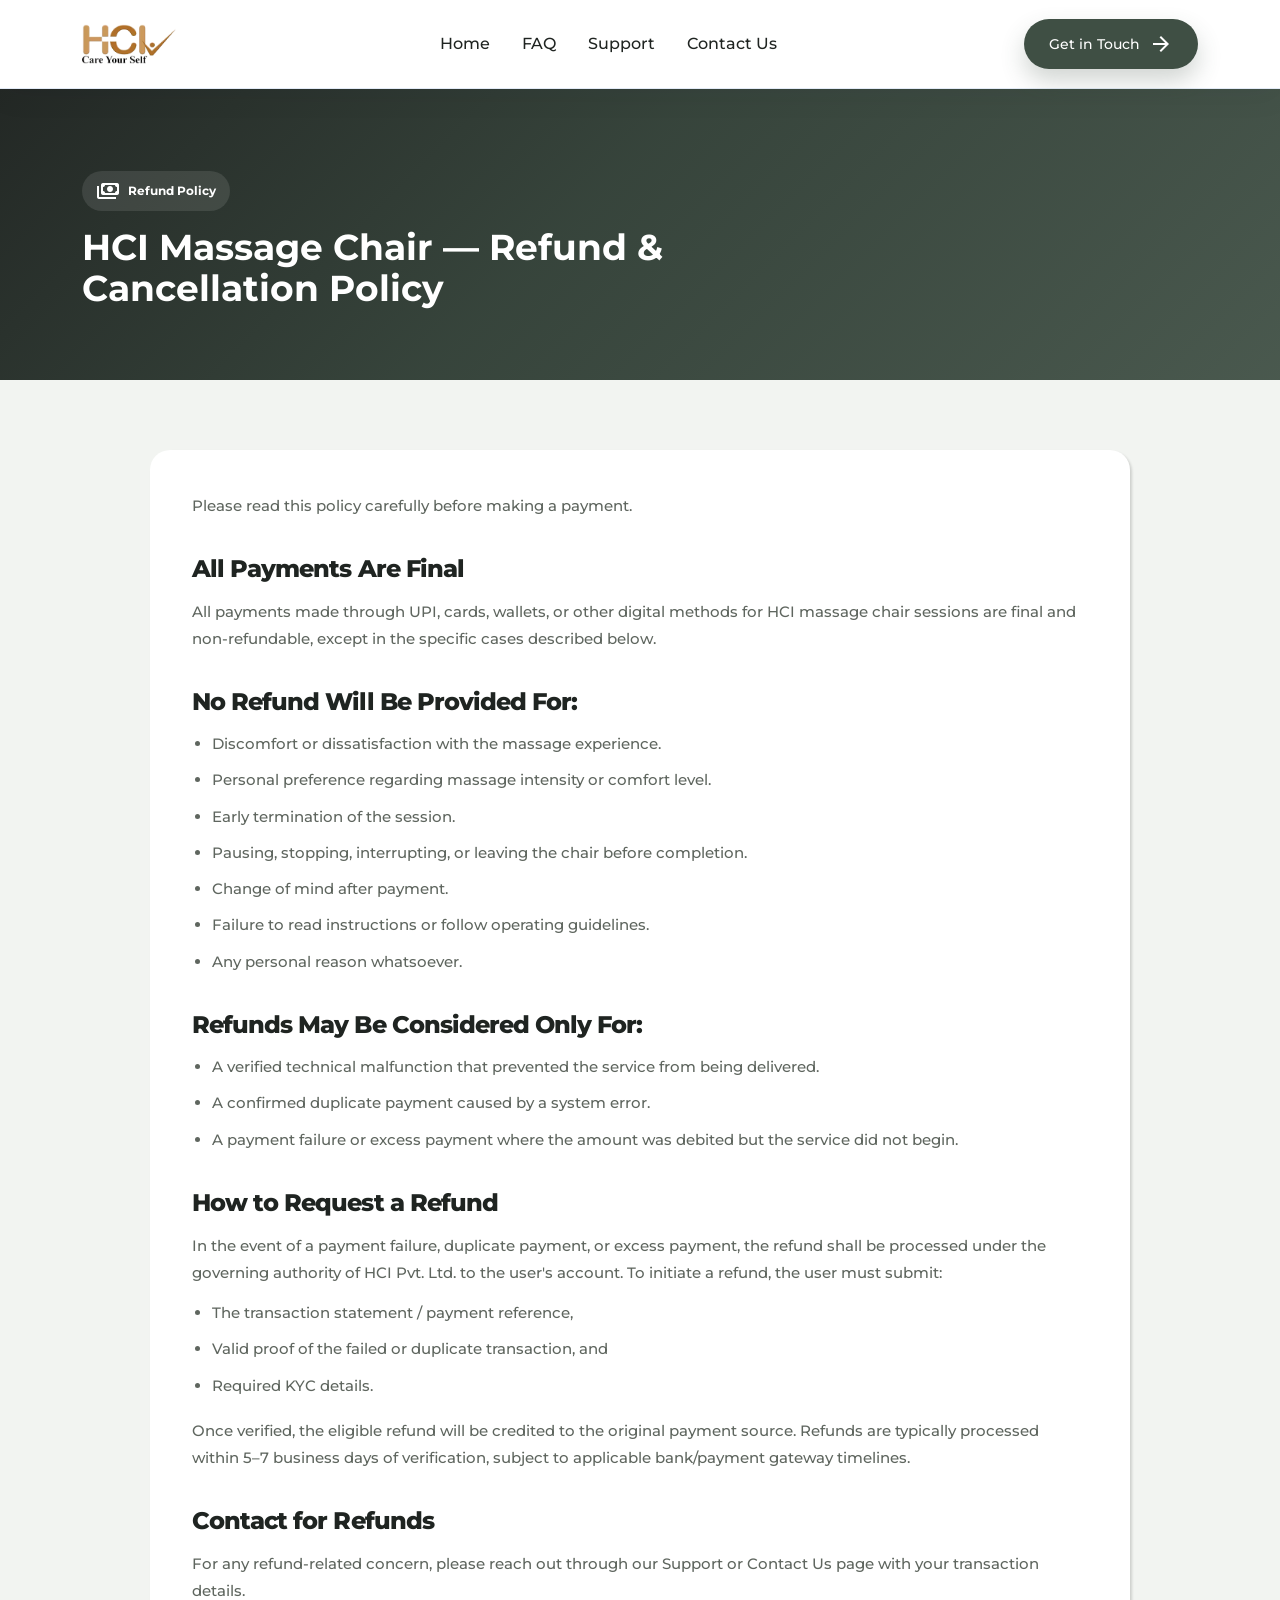
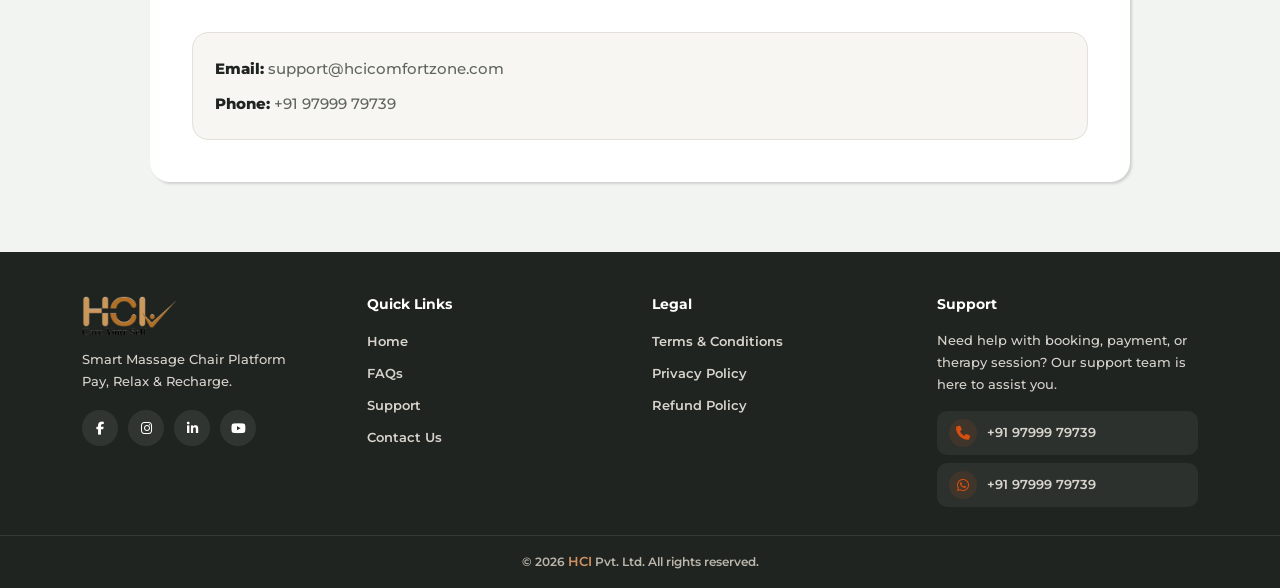
<file: refund-policy.html>
<!doctype html>
<html lang="en">
  <head>
    <meta charset="utf-8" />
    <meta name="viewport" content="width=device-width, initial-scale=1" />

    <title>Refund Policy | HCI Comfortzone Massage Chair Payments</title>

    <meta
      name="description"
      content="Read the HCI Comfortzone Refund and Cancellation Policy for massage chair session payments, failed transactions, duplicate payments, refund eligibility, KYC requirements and support."
    />

    <meta
      name="keywords"
      content="HCI Comfortzone refund policy, HCI refund policy, massage chair refund policy, HCI cancellation policy, HCI payment refund, massage chair payment issue, failed payment refund, duplicate payment refund, excess payment refund, Razorpay refund support, UPI payment refund, massage chair session refund, HCI refund support, refund KYC details, HCI Comfortzone payment policy, pay per use massage chair refund"
    />

    <meta name="author" content="HCI Comfortzone" />
    <meta name="robots" content="index, follow" />

    <link rel="canonical" href="https://your-domain.com/refund-policy.html" />

    <meta
      property="og:title"
      content="Refund Policy | HCI Comfortzone Massage Chair Payments"
    />
    <meta
      property="og:description"
      content="Learn about HCI Comfortzone refund eligibility for failed payments, duplicate payments, technical issues and massage chair session payment support."
    />
    <meta property="og:type" content="website" />
    <meta
      property="og:url"
      content="https://your-domain.com/refund-policy.html"
    />
    <meta
      property="og:image"
      content="https://your-domain.com/images/hci-logo.webp"
    />

    <meta name="twitter:card" content="summary_large_image" />
    <meta name="twitter:title" content="Refund Policy | HCI Comfortzone" />
    <meta
      name="twitter:description"
      content="Refund and cancellation policy for HCI Comfortzone QR-based massage chair payments."
    />
    <meta
      name="twitter:image"
      content="https://your-domain.com/images/hci-logo.webp"
    />

    <link
      href="images/favicon-16x16.png"
      rel="icon"
      sizes="16x16"
      type="image/png"
    />
    <link
      href="images/favicon-32x32.png"
      rel="icon"
      sizes="32x32"
      type="image/png"
    />
    <link
      href="images/apple-touch-icon.png"
      rel="apple-touch-icon"
      sizes="180x180"
    />
    <link
      href="images/android-chrome-192x192.png"
      rel="icon"
      sizes="192x192"
      type="image/png"
    />
    <link
      href="images/android-chrome-512x512.png"
      rel="icon"
      sizes="512x512"
      type="image/png"
    />

    <link
      href="https://cdn.jsdelivr.net/npm/bootstrap@5.3.3/dist/css/bootstrap.min.css"
      rel="stylesheet"
    />

    <link
      href="https://cdnjs.cloudflare.com/ajax/libs/font-awesome/6.5.2/css/all.min.css"
      rel="stylesheet"
    />

    <link rel="preconnect" href="https://fonts.googleapis.com" />
    <link rel="preconnect" href="https://fonts.gstatic.com" crossorigin />

    <link
      href="https://fonts.googleapis.com/css2?family=Montserrat:wght@300;400;500;600;700;800;900&display=swap"
      rel="stylesheet"
    />

    <link
      href="https://fonts.googleapis.com/css2?family=Material+Symbols+Outlined:opsz,wght,FILL,GRAD@24,200,0,0"
      rel="stylesheet"
    />

    <link href="css/style.css" rel="stylesheet" />
    <link href="css/responsive.css" rel="stylesheet" />
  </head>

  <body>
    <!-- Header -->

    <nav class="navbar navbar-expand-lg site-navbar">
      <div class="container">
        <div class="navbar-brand brand-logo">
          <a href="index.html" aria-label="HCI Home">
            <img src="images/hci-logo.webp" alt="HCI Logo" />
          </a>
        </div>

        <a class="action-btn primary-btn d-lg-none w-auto" href="support.html">
          Get in Touch <i class="material-symbols-outlined">arrow_forward</i>
        </a>

        <button
          class="navbar-toggler"
          type="button"
          data-bs-toggle="collapse"
          data-bs-target="#mainNav"
          aria-controls="mainNav"
          aria-expanded="false"
          aria-label="Toggle navigation"
        >
          <span class="navbar-toggler-icon"></span>
        </button>

        <div class="collapse navbar-collapse" id="mainNav">
          <ul class="navbar-nav mx-auto mb-2 mb-lg-0">
            <li class="nav-item">
              <a class="nav-link" href="index.html">Home</a>
            </li>

            <li class="nav-item">
              <a class="nav-link" href="faq.html">FAQ</a>
            </li>

            <li class="nav-item">
              <a class="nav-link" href="support.html">Support</a>
            </li>

            <li class="nav-item">
              <a class="nav-link" href="contact-us.html">Contact Us</a>
            </li>
          </ul>

          <a
            class="action-btn primary-btn d-none d-lg-flex"
            href="support.html"
          >
            Get in Touch <i class="material-symbols-outlined">arrow_forward</i>
          </a>
        </div>
      </div>
    </nav>
    <main>
      <section class="inner-hero">
        <div class="container">
          <div class="inner-hero-content">
            <span class="policy-badge">
              <i class="material-symbols-outlined">payments</i>
              Refund Policy
            </span>

            <h1>HCI Massage Chair — Refund &amp; Cancellation Policy</h1>
          </div>
        </div>
      </section>

      <section class="policy-section">
        <div class="container">
          <div class="policy-card">
            <p>Please read this policy carefully before making a payment.</p>

            <h2>All Payments Are Final</h2>

            <p>
              All payments made through UPI, cards, wallets, or other digital
              methods for HCI massage chair sessions are final and
              non-refundable, except in the specific cases described below.
            </p>

            <h2>No Refund Will Be Provided For:</h2>

            <ul>
              <li>
                Discomfort or dissatisfaction with the massage experience.
              </li>
              <li>
                Personal preference regarding massage intensity or comfort
                level.
              </li>
              <li>Early termination of the session.</li>
              <li>
                Pausing, stopping, interrupting, or leaving the chair before
                completion.
              </li>
              <li>Change of mind after payment.</li>
              <li>
                Failure to read instructions or follow operating guidelines.
              </li>
              <li>Any personal reason whatsoever.</li>
            </ul>

            <h2>Refunds May Be Considered Only For:</h2>

            <ul>
              <li>
                A verified technical malfunction that prevented the service from
                being delivered.
              </li>
              <li>A confirmed duplicate payment caused by a system error.</li>
              <li>
                A payment failure or excess payment where the amount was debited
                but the service did not begin.
              </li>
            </ul>

            <h2>How to Request a Refund</h2>

            <p>
              In the event of a payment failure, duplicate payment, or excess
              payment, the refund shall be processed under the governing
              authority of HCI Pvt. Ltd. to the user's account. To initiate a
              refund, the user must submit:
            </p>

            <ul>
              <li>The transaction statement / payment reference,</li>
              <li>Valid proof of the failed or duplicate transaction, and</li>
              <li>Required KYC details.</li>
            </ul>

            <p>
              Once verified, the eligible refund will be credited to the
              original payment source. Refunds are typically processed within
              5–7 business days of verification, subject to applicable
              bank/payment gateway timelines.
            </p>

            <h2>Contact for Refunds</h2>

            <p>
              For any refund-related concern, please reach out through our
              Support or Contact Us page with your transaction details.
            </p>

            <div class="policy-contact-box">
              <p><strong>Email:</strong> support@hcicomfortzone.com</p>
              <p><strong>Phone:</strong> +91 97999 79739</p>
            </div>
          </div>
        </div>
      </section>
    </main>

    <!-- Footer -->

    <footer class="site-footer" id="contact">
      <div class="footer-top">
        <div class="container">
          <div class="row g-4">
            <div class="col-lg-3 col-md-6">
              <div class="footer-logo brand-logo">
                <a href="index.html" aria-label="HCI Home">
                  <img src="images/hci-logo.webp" alt="HCI Logo" />
                </a>
              </div>

              <p>
                Smart Massage Chair Platform<br />
                Pay, Relax &amp; Recharge.
              </p>

              <div class="social-links">
                <a
                  href="https://www.facebook.com/humancareinternational"
                  aria-label="Facebook"
                  target="_blank"
                  rel="noopener noreferrer"
                >
                  <i class="fa-brands fa-facebook-f"></i>
                </a>

                <a
                  href="https://www.instagram.com/hci_massagechair?igsh=MXA0cTN0d2txMjF3Nw=="
                  aria-label="Instagram"
                  target="_blank"
                  rel="noopener noreferrer"
                >
                  <i class="fa-brands fa-instagram"></i>
                </a>

                <a
                  href="https://linkedin.com/company/humancarei"
                  aria-label="LinkedIn"
                  target="_blank"
                  rel="noopener noreferrer"
                >
                  <i class="fa-brands fa-linkedin-in"></i>
                </a>

                <a
                  href="https://www.youtube.com/channel/UCOSgvTB6vLhinB1q3JNfEvg"
                  aria-label="YouTube"
                  target="_blank"
                  rel="noopener noreferrer"
                >
                  <i class="fa-brands fa-youtube"></i>
                </a>
              </div>
            </div>

            <div class="col-lg-3 col-md-6">
              <h3>Quick Links</h3>

              <ul>
                <li><a href="index.html">Home</a></li>
                <li><a href="faq.html">FAQs</a></li>
                <li><a href="support.html">Support</a></li>
                <li><a href="contact-us.html">Contact Us</a></li>
              </ul>
            </div>

            <div class="col-lg-3 col-md-6" id="legal">
              <h3>Legal</h3>

              <ul>
                <li>
                  <a href="terms-conditions.html">Terms &amp; Conditions</a>
                </li>
                <li><a href="privacy-policy.html">Privacy Policy</a></li>
                <li><a href="refund-policy.html">Refund Policy</a></li>
              </ul>
            </div>

            <div class="col-lg-3 col-md-6">
              <h3>Support</h3>

              <p>
                Need help with booking, payment, or therapy session? Our support
                team is here to assist you.
              </p>

              <ul class="footer-contact-list">
                <li>
                  <div class="footer-contact-item">
                    <i class="fa-solid fa-phone"></i>
                    <span>+91 97999 79739</span>
                  </div>
                </li>

                <li>
                  <div class="footer-contact-item">
                    <i class="fa-brands fa-whatsapp"></i>
                    <span>+91 97999 79739</span>
                  </div>
                </li>
              </ul>
            </div>
          </div>
        </div>
      </div>

      <div class="footer-bottom">
        © <span id="currentYear">2026</span>
        <a href="https://humancarei.com/" target="_blank">HCI</a> Pvt. Ltd. All
        rights reserved.
      </div>
    </footer>

    <button class="back-to-top" id="backToTop" aria-label="Back to top">
      <i class="material-symbols-outlined">arrow_upward</i>
    </button>

<!-- ===============================
     JAVASCRIPT FILES
================================ -->

<!-- Bootstrap JS Bundle -->
<script src="https://cdn.jsdelivr.net/npm/bootstrap@5.3.3/dist/js/bootstrap.bundle.min.js"></script>

<!-- Custom JS Files -->
<script src="js/basic.js"></script>
<script src="js/active-menu.js" defer></script>

  </body>
</html>
</file>
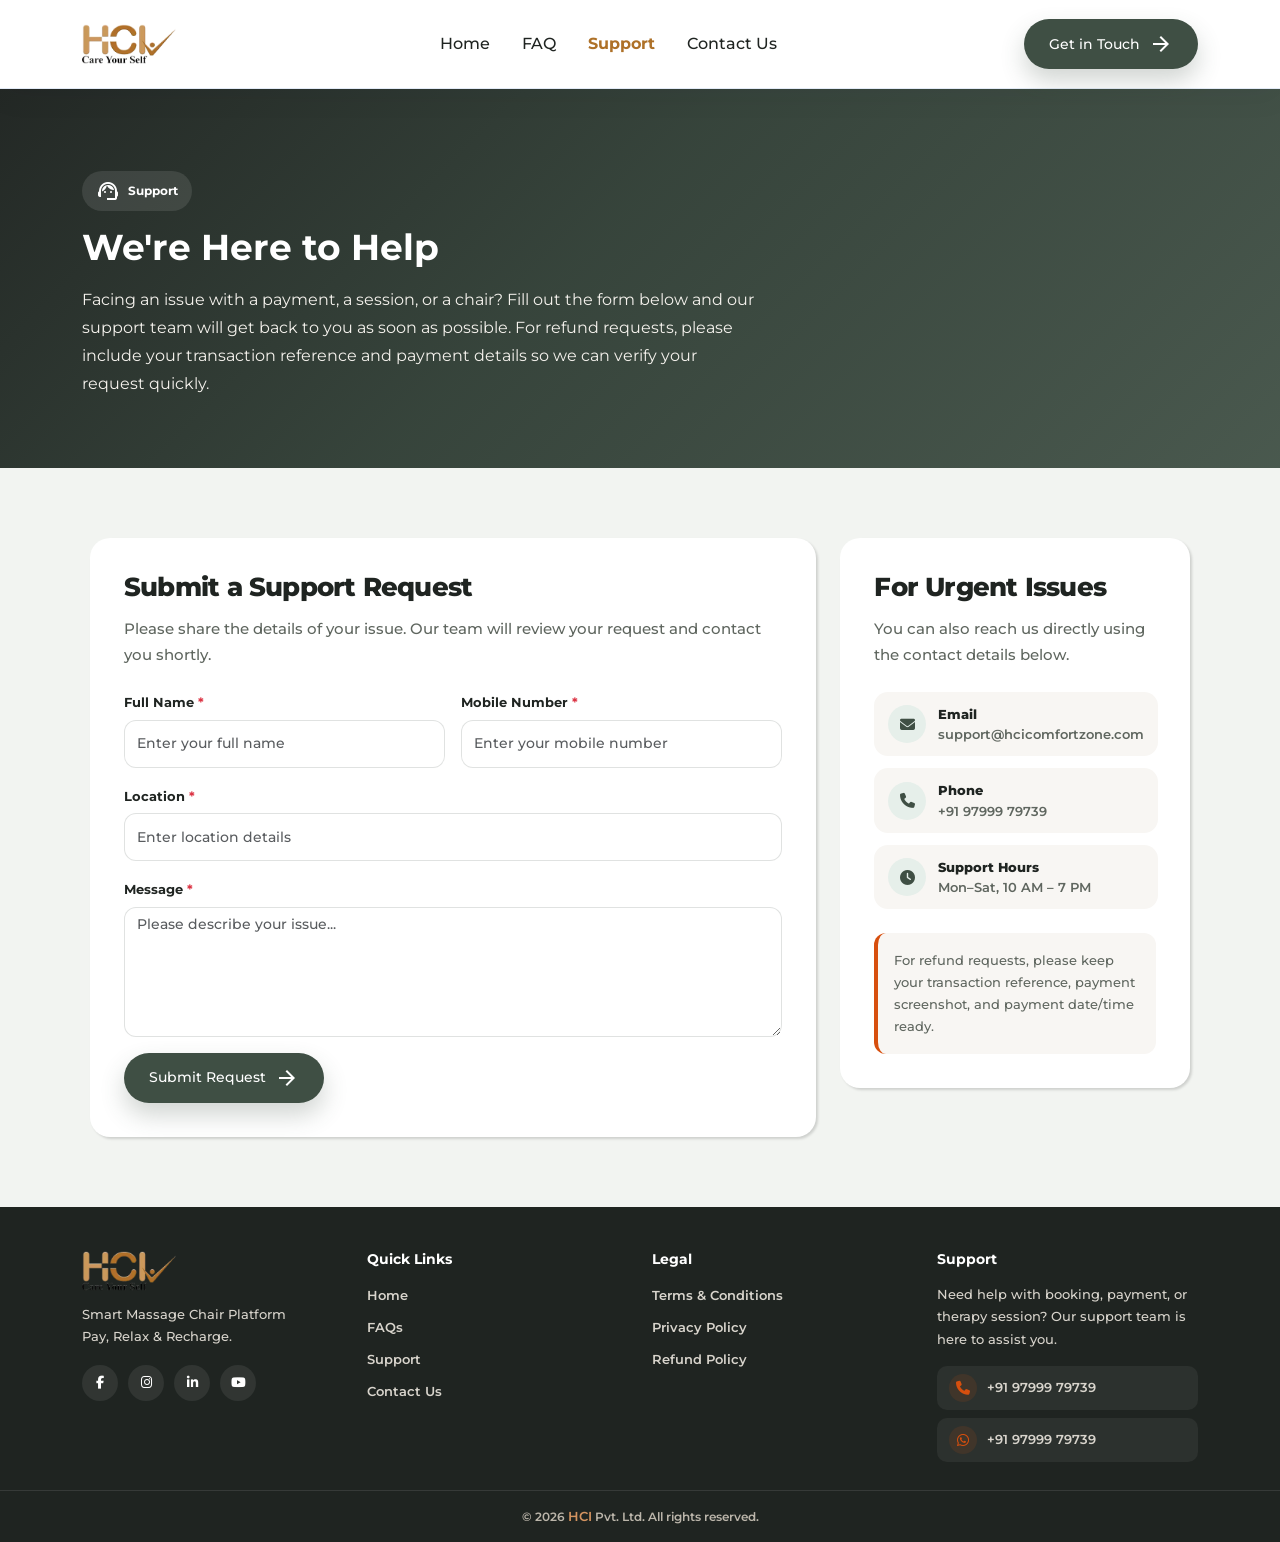
<file: support.html>
<!doctype html>
<html lang="en">
  <head>
    <meta charset="utf-8" />
    <meta name="viewport" content="width=device-width, initial-scale=1" />

    <title>Support | HCI Comfortzone Massage Chair Help</title>

    <meta
      name="description"
      content="Contact HCI Comfortzone support for massage chair payment issues, refund requests, chair not starting, interrupted sessions, technical issues, transaction reference help and customer assistance."
    />

    <meta
      name="keywords"
      content="HCI Comfortzone support, HCI massage chair support, massage chair help, HCI customer support, QR massage chair support, self service massage chair support, massage chair payment issue, HCI payment support, Razorpay payment issue, UPI payment support, massage chair refund request, HCI refund support, chair did not start, session interrupted, massage chair technical issue, transaction reference support, HCI contact support, HCI Comfortzone help"
    />

    <meta name="author" content="HCI Comfortzone" />
    <meta name="robots" content="index, follow" />

    <link rel="canonical" href="https://your-domain.com/support.html" />

    <meta
      property="og:title"
      content="Support | HCI Comfortzone Massage Chair Help"
    />
    <meta
      property="og:description"
      content="Get help with HCI Comfortzone massage chair payments, refunds, chair issues, interrupted sessions, technical problems and support requests."
    />
    <meta property="og:type" content="website" />
    <meta property="og:url" content="https://your-domain.com/support.html" />
    <meta
      property="og:image"
      content="https://your-domain.com/images/hci-logo.webp"
    />

    <meta name="twitter:card" content="summary_large_image" />
    <meta name="twitter:title" content="Support | HCI Comfortzone" />
    <meta
      name="twitter:description"
      content="HCI Comfortzone support for payment issues, refund requests, chair problems and technical assistance."
    />
    <meta
      name="twitter:image"
      content="https://your-domain.com/images/hci-logo.webp"
    />

    <link
      href="images/favicon-16x16.png"
      rel="icon"
      sizes="16x16"
      type="image/png"
    />
    <link
      href="images/favicon-32x32.png"
      rel="icon"
      sizes="32x32"
      type="image/png"
    />
    <link
      href="images/apple-touch-icon.png"
      rel="apple-touch-icon"
      sizes="180x180"
    />
    <link
      href="images/android-chrome-192x192.png"
      rel="icon"
      sizes="192x192"
      type="image/png"
    />
    <link
      href="images/android-chrome-512x512.png"
      rel="icon"
      sizes="512x512"
      type="image/png"
    />

    <link
      href="https://cdn.jsdelivr.net/npm/bootstrap@5.3.3/dist/css/bootstrap.min.css"
      rel="stylesheet"
    />

    <link
      href="https://cdnjs.cloudflare.com/ajax/libs/font-awesome/6.5.2/css/all.min.css"
      rel="stylesheet"
    />

    <link rel="preconnect" href="https://fonts.googleapis.com" />
    <link rel="preconnect" href="https://fonts.gstatic.com" crossorigin />

    <link
      href="https://fonts.googleapis.com/css2?family=Montserrat:wght@300;400;500;600;700;800;900&display=swap"
      rel="stylesheet"
    />

    <link
      href="https://fonts.googleapis.com/css2?family=Material+Symbols+Outlined:opsz,wght,FILL,GRAD@24,200,0,0"
      rel="stylesheet"
    />

    <link href="css/style.css" rel="stylesheet" />
    <link href="css/responsive.css" rel="stylesheet" />
  </head>

  <body>
    <!-- Header -->

    <nav class="navbar navbar-expand-lg site-navbar">
      <div class="container">
        <div class="navbar-brand brand-logo">
          <a href="index.html" aria-label="HCI Home">
            <img src="images/hci-logo.webp" alt="HCI Logo" />
          </a>
        </div>

        <a class="action-btn primary-btn d-lg-none w-auto" href="support.html">
          Get in Touch <i class="material-symbols-outlined">arrow_forward</i>
        </a>

        <button
          class="navbar-toggler"
          type="button"
          data-bs-toggle="collapse"
          data-bs-target="#mainNav"
          aria-controls="mainNav"
          aria-expanded="false"
          aria-label="Toggle navigation"
        >
          <span class="navbar-toggler-icon"></span>
        </button>

        <div class="collapse navbar-collapse" id="mainNav">
          <ul class="navbar-nav mx-auto mb-2 mb-lg-0">
            <li class="nav-item">
              <a class="nav-link" href="index.html">Home</a>
            </li>

            <li class="nav-item">
              <a class="nav-link" href="faq.html">FAQ</a>
            </li>

            <li class="nav-item ">
              <a class="nav-link" href="support.html">Support</a>
            </li>

            <li class="nav-item">
              <a class="nav-link" href="contact-us.html">Contact Us</a>
            </li>
          </ul>

          <a
            class="action-btn primary-btn d-none d-lg-flex"
            href="support.html"
          >
            Get in Touch <i class="material-symbols-outlined">arrow_forward</i>
          </a>
        </div>
      </div>
    </nav>

    <main>
      <!-- Support Hero -->
      <section class="inner-hero">
        <div class="container">
          <div class="inner-hero-content">
            <span class="policy-badge">
              <i class="material-symbols-outlined">support_agent</i>
              Support
            </span>

            <h1>We're Here to Help</h1>

            <p>
              Facing an issue with a payment, a session, or a chair? Fill out
              the form below and our support team will get back to you as soon
              as possible. For refund requests, please include your transaction
              reference and payment details so we can verify your request
              quickly.
            </p>
          </div>
        </div>
      </section>

      <!-- Support Form Section -->
      <section class="policy-section" id="support-form">
        <div class="container">
          <div class="support-wrapper">
            <div class="support-form-card">
              <h2>Submit a Support Request</h2>

              <p>
                Please share the details of your issue. Our team will review
                your request and contact you shortly.
              </p>

              <form action="#" method="post" class="support-form" novalidate>
                <div class="row g-3">
                  <div class="col-md-6">
                    <label for="name" class="form-label">
                      Full Name <span class="text-danger">*</span>
                    </label>
                    <input
                      type="text"
                      class="form-control"
                      id="name"
                      name="name"
                      placeholder="Enter your full name"
                      required
                    />
                    <div class="invalid-feedback">
                      Please enter your full name.
                    </div>
                  </div>

                  <div class="col-md-6">
                    <label for="phone" class="form-label">
                      Mobile Number <span class="text-danger">*</span>
                    </label>
                    <input
                      type="tel"
                      class="form-control"
                      id="phone"
                      name="phone"
                      placeholder="Enter your mobile number"
                      maxlength="10"
                      pattern="[6-9][0-9]{9}"
                      required
                    />
                    <div class="invalid-feedback">
                      Please enter a valid 10 digit Indian mobile number.
                    </div>
                  </div>

                  <div class="col-12">
                    <label for="location" class="form-label">
                      Location <span class="text-danger">*</span>
                    </label>
                    <input
                      type="text"
                      class="form-control"
                      id="location"
                      name="location"
                      placeholder="Enter location details"
                      required
                    />
                    <div class="invalid-feedback">
                      Please enter location details.
                    </div>
                  </div>

                  <div class="col-12">
                    <label for="message" class="form-label">
                      Message <span class="text-danger">*</span>
                    </label>
                    <textarea
                      class="form-control"
                      id="message"
                      name="message"
                      rows="5"
                      placeholder="Please describe your issue..."
                      required
                    ></textarea>
                    <div class="invalid-feedback">
                      Please enter your message.
                    </div>
                  </div>

                  <div class="col-12">
                    <button
                      type="submit"
                      class="action-btn primary-btn submit-btn"
                    >
                      <span class="btn-text">Submit Request</span>
                      <span class="btn-loading d-none">
                        <span
                          class="spinner-border spinner-border-sm me-2"
                          aria-hidden="true"
                        ></span>
                        Submitting...
                      </span>
                      <i class="material-symbols-outlined btn-icon"
                        >arrow_forward</i
                      >
                    </button>
                  </div>
                </div>
              </form>
            </div>

            <div class="support-info-card">
              <h2>For Urgent Issues</h2>

              <p>
                You can also reach us directly using the contact details below.
              </p>

              <ul class="support-contact-list">
                <li>
                  <div class="support-contact-item">
                    <i class="fa-solid fa-envelope"></i>
                    <span>
                      <strong>Email</strong>
                      support@hcicomfortzone.com
                    </span>
                  </div>
                </li>

                <li>
                  <div class="support-contact-item">
                    <i class="fa-solid fa-phone"></i>
                    <span>
                      <strong>Phone</strong>
                      +91 97999 79739
                    </span>
                  </div>
                </li>

                <li>
                  <div class="support-contact-item">
                    <i class="fa-solid fa-clock"></i>
                    <span>
                      <strong>Support Hours</strong>
                      Mon–Sat, 10 AM – 7 PM
                    </span>
                  </div>
                </li>
              </ul>

              <div class="support-note">
                <p>
                  For refund requests, please keep your transaction reference,
                  payment screenshot, and payment date/time ready.
                </p>
              </div>
            </div>
          </div>
        </div>
      </section>
    </main>

    <!-- Footer -->

    <footer class="site-footer" id="contact">
      <div class="footer-top">
        <div class="container">
          <div class="row g-4">
            <div class="col-lg-3 col-md-6">
              <div class="footer-logo brand-logo">
                <a href="index.html" aria-label="HCI Home">
                  <img src="images/hci-logo.webp" alt="HCI Logo" />
                </a>
              </div>

              <p>
                Smart Massage Chair Platform<br />
                Pay, Relax &amp; Recharge.
              </p>

              <div class="social-links">
                <a
                  href="https://www.facebook.com/humancareinternational"
                  aria-label="Facebook"
                  target="_blank"
                  rel="noopener noreferrer"
                >
                  <i class="fa-brands fa-facebook-f"></i>
                </a>

                <a
                  href="https://www.instagram.com/hci_massagechair?igsh=MXA0cTN0d2txMjF3Nw=="
                  aria-label="Instagram"
                  target="_blank"
                  rel="noopener noreferrer"
                >
                  <i class="fa-brands fa-instagram"></i>
                </a>

                <a
                  href="https://linkedin.com/company/humancarei"
                  aria-label="LinkedIn"
                  target="_blank"
                  rel="noopener noreferrer"
                >
                  <i class="fa-brands fa-linkedin-in"></i>
                </a>

                <a
                  href="https://www.youtube.com/channel/UCOSgvTB6vLhinB1q3JNfEvg"
                  aria-label="YouTube"
                  target="_blank"
                  rel="noopener noreferrer"
                >
                  <i class="fa-brands fa-youtube"></i>
                </a>
              </div>
            </div>

            <div class="col-lg-3 col-md-6">
              <h3>Quick Links</h3>

              <ul>
                <li><a href="index.html">Home</a></li>
                <li><a href="faq.html">FAQs</a></li>
                <li><a href="support.html">Support</a></li>
                <li><a href="contact-us.html">Contact Us</a></li>
              </ul>
            </div>

            <div class="col-lg-3 col-md-6" id="legal">
              <h3>Legal</h3>

              <ul>
                <li>
                  <a href="terms-conditions.html">Terms &amp; Conditions</a>
                </li>
                <li><a href="privacy-policy.html">Privacy Policy</a></li>
                <li><a href="refund-policy.html">Refund Policy</a></li>
              </ul>
            </div>

            <div class="col-lg-3 col-md-6">
              <h3>Support</h3>

              <p>
                Need help with booking, payment, or therapy session? Our support
                team is here to assist you.
              </p>

              <ul class="footer-contact-list">
                <li>
                  <div class="footer-contact-item">
                    <i class="fa-solid fa-phone"></i>
                    <span>+91 97999 79739</span>
                  </div>
                </li>

                <li>
                  <div class="footer-contact-item">
                    <i class="fa-brands fa-whatsapp"></i>
                    <span>+91 97999 79739</span>
                  </div>
                </li>
              </ul>
            </div>
          </div>
        </div>
      </div>

      <div class="footer-bottom">
        © <span id="currentYear">2026</span>
        <a href="https://humancarei.com/" target="_blank">HCI</a> Pvt. Ltd. All
        rights reserved.
      </div>
    </footer>

    <button class="back-to-top" id="backToTop" aria-label="Back to top">
      <i class="material-symbols-outlined">arrow_upward</i>
    </button>



<!-- ===============================
     JAVASCRIPT FILES
================================ -->

<!-- Bootstrap JS Bundle -->
<script src="https://cdn.jsdelivr.net/npm/bootstrap@5.3.3/dist/js/bootstrap.bundle.min.js"></script>

<!-- Custom JS Files -->
<script src="js/basic.js"></script>
<script src="js/support-form.js"></script>
<script src="js/active-menu.js" defer></script>

  </body>
</html>
</file>
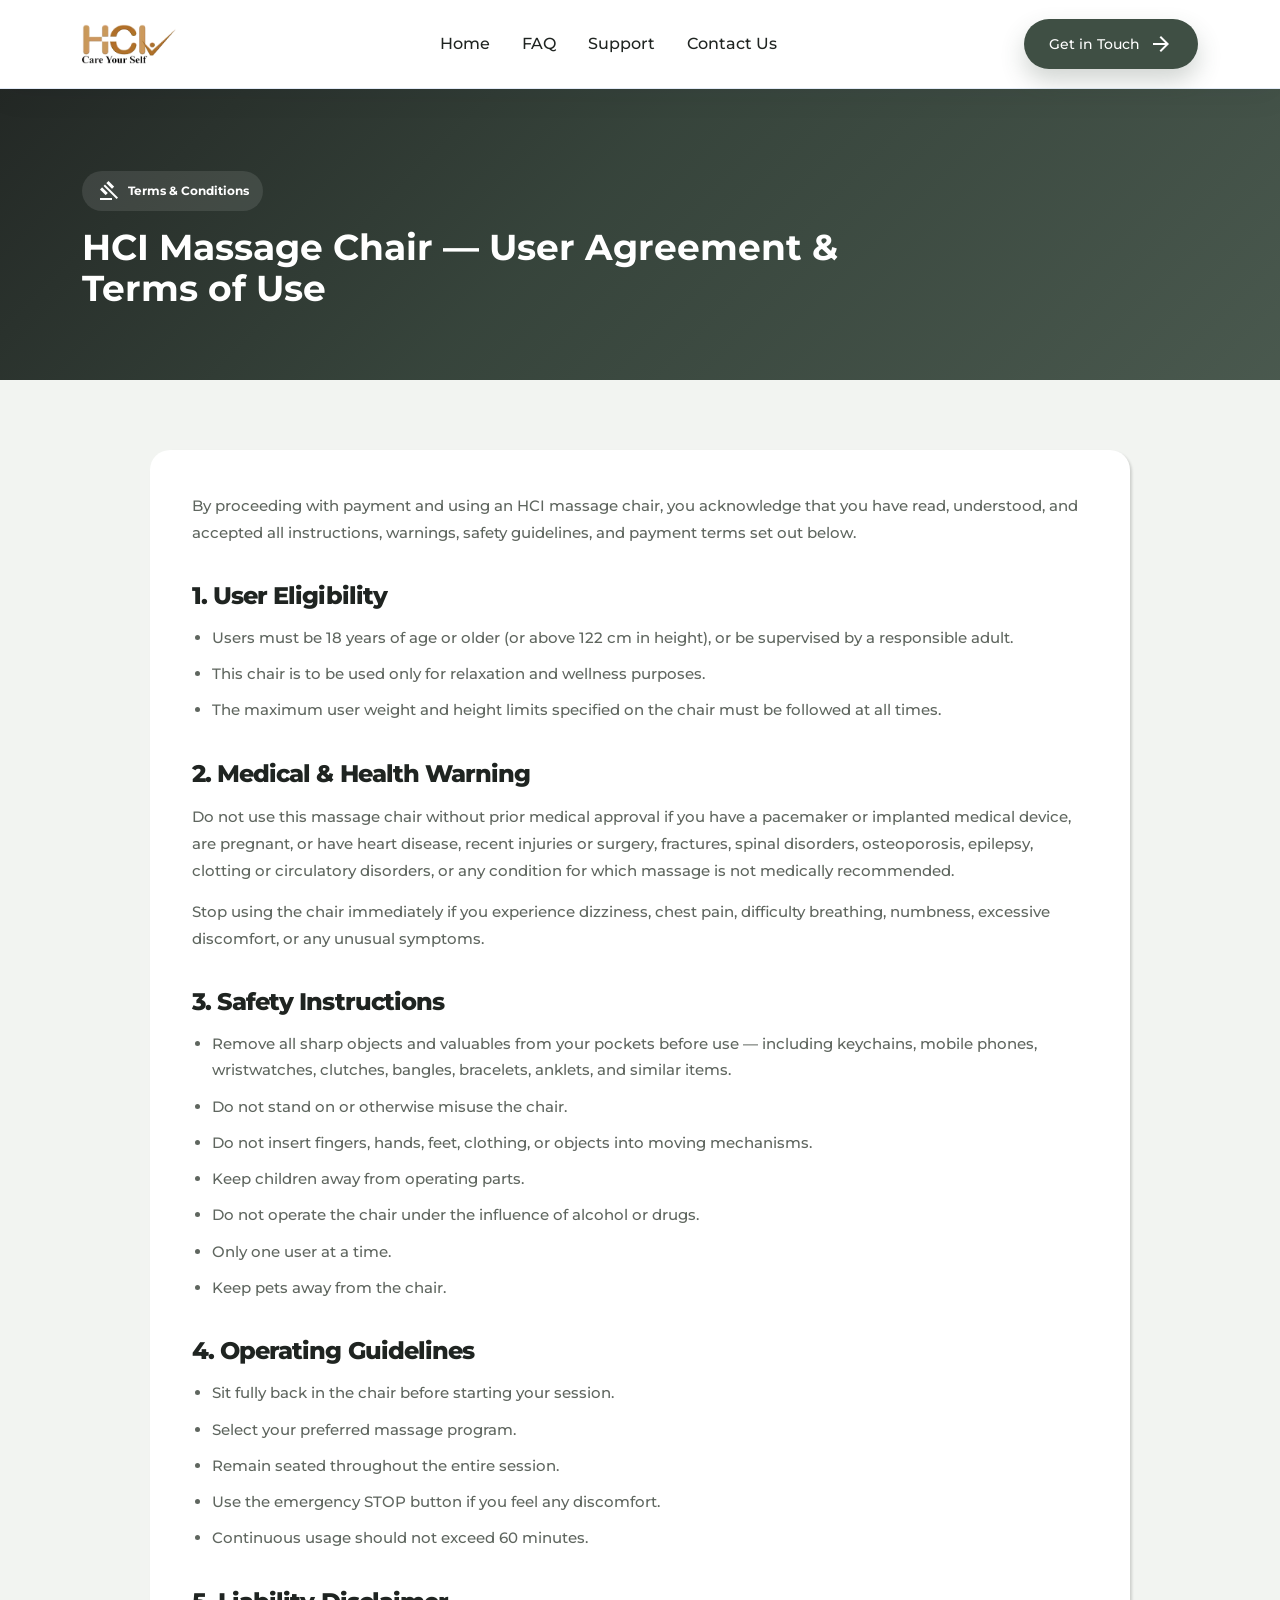
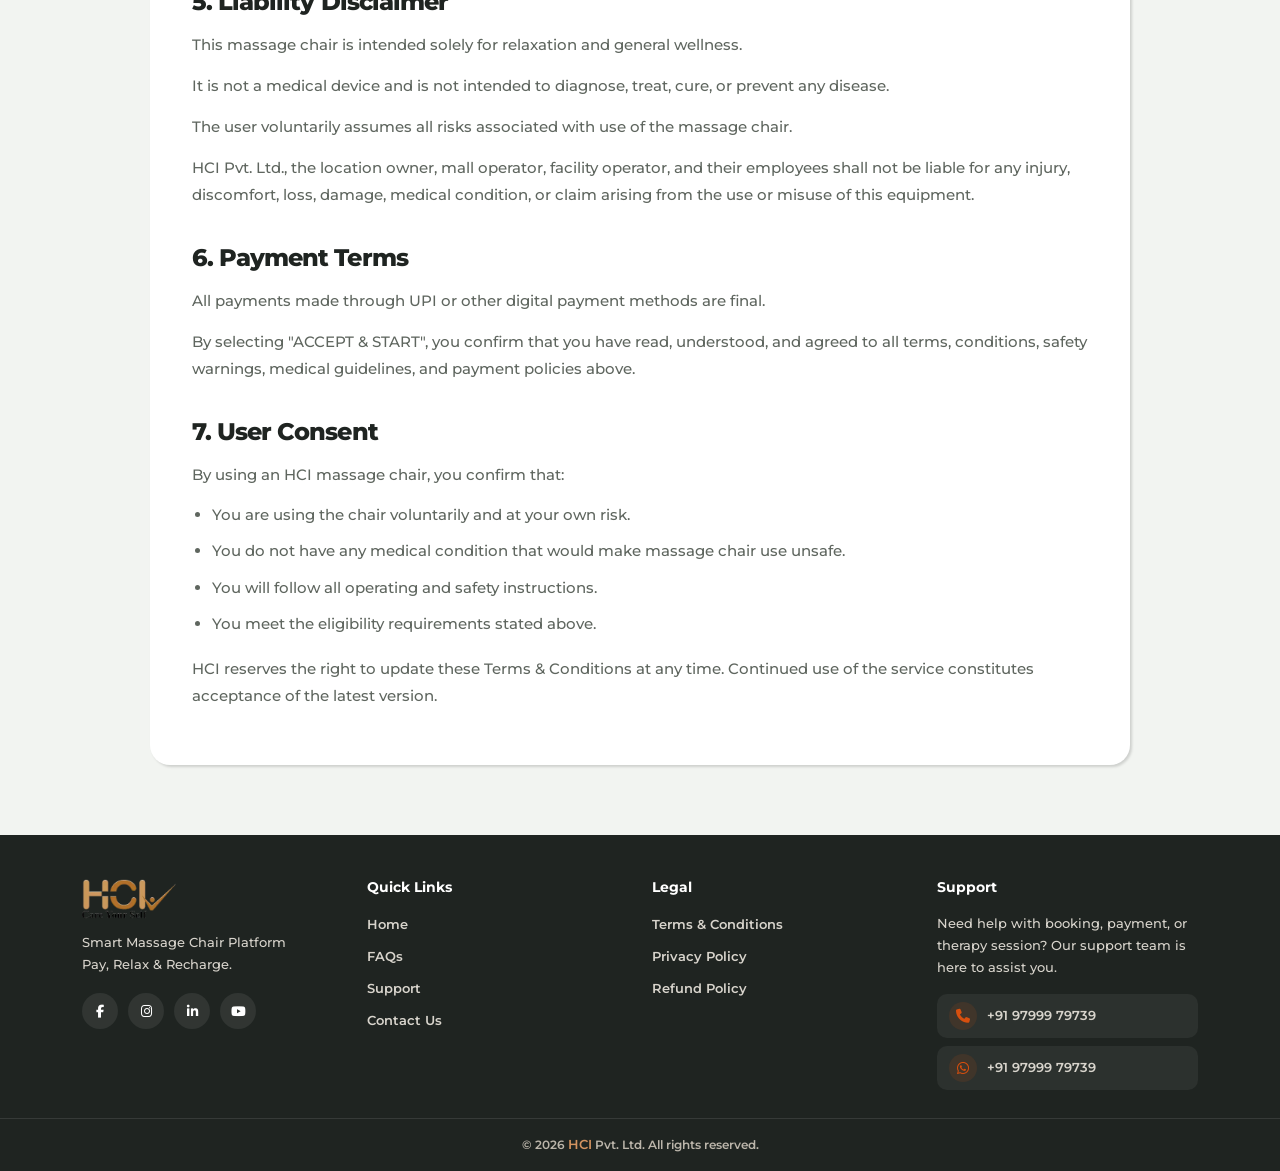
<file: terms-conditions.html>
<!doctype html>
<html lang="en">
  <head>
    <meta charset="utf-8" />
    <meta name="viewport" content="width=device-width, initial-scale=1" />

    <title>Terms & Conditions | HCI Comfortzone Massage Chair Use</title>

    <meta
      name="description"
      content="Read HCI Comfortzone Terms and Conditions for massage chair usage, user eligibility, safety instructions, medical warnings, payment terms, liability disclaimer and user consent."
    />

    <meta
      name="keywords"
      content="HCI Comfortzone terms and conditions, HCI terms of use, massage chair terms and conditions, HCI user agreement, HCI massage chair safety rules, massage chair medical warning, HCI payment terms, massage chair liability disclaimer, self service massage chair terms, QR massage chair terms, pay per use massage chair terms, HCI user consent, massage chair operating guidelines, HCI Comfortzone legal policy, HCI Pvt Ltd terms"
    />

    <meta name="author" content="HCI Comfortzone" />
    <meta name="robots" content="index, follow" />

    <link
      rel="canonical"
      href="https://your-domain.com/terms-conditions.html"
    />

    <meta
      property="og:title"
      content="Terms & Conditions | HCI Comfortzone Massage Chair Use"
    />
    <meta
      property="og:description"
      content="Read the HCI Comfortzone user agreement covering massage chair safety, medical warnings, payment terms, liability disclaimer and usage guidelines."
    />
    <meta property="og:type" content="website" />
    <meta
      property="og:url"
      content="https://your-domain.com/terms-conditions.html"
    />
    <meta
      property="og:image"
      content="https://your-domain.com/images/hci-logo.webp"
    />

    <meta name="twitter:card" content="summary_large_image" />
    <meta name="twitter:title" content="Terms & Conditions | HCI Comfortzone" />
    <meta
      name="twitter:description"
      content="Terms and conditions for HCI Comfortzone QR-based self-service massage chair users."
    />
    <meta
      name="twitter:image"
      content="https://your-domain.com/images/hci-logo.webp"
    />

    <link
      href="images/favicon-16x16.png"
      rel="icon"
      sizes="16x16"
      type="image/png"
    />
    <link
      href="images/favicon-32x32.png"
      rel="icon"
      sizes="32x32"
      type="image/png"
    />
    <link
      href="images/apple-touch-icon.png"
      rel="apple-touch-icon"
      sizes="180x180"
    />
    <link
      href="images/android-chrome-192x192.png"
      rel="icon"
      sizes="192x192"
      type="image/png"
    />
    <link
      href="images/android-chrome-512x512.png"
      rel="icon"
      sizes="512x512"
      type="image/png"
    />

    <link
      href="https://cdn.jsdelivr.net/npm/bootstrap@5.3.3/dist/css/bootstrap.min.css"
      rel="stylesheet"
    />

    <link
      href="https://cdnjs.cloudflare.com/ajax/libs/font-awesome/6.5.2/css/all.min.css"
      rel="stylesheet"
    />

    <link rel="preconnect" href="https://fonts.googleapis.com" />
    <link rel="preconnect" href="https://fonts.gstatic.com" crossorigin />

    <link
      href="https://fonts.googleapis.com/css2?family=Montserrat:wght@300;400;500;600;700;800;900&display=swap"
      rel="stylesheet"
    />

    <link
      href="https://fonts.googleapis.com/css2?family=Material+Symbols+Outlined:opsz,wght,FILL,GRAD@24,200,0,0"
      rel="stylesheet"
    />

    <link href="css/style.css" rel="stylesheet" />
    <link href="css/responsive.css" rel="stylesheet" />
  </head>

  <body>
    <!-- Header -->

    <nav class="navbar navbar-expand-lg site-navbar">
      <div class="container">
        <div class="navbar-brand brand-logo">
          <a href="index.html" aria-label="HCI Home">
            <img src="images/hci-logo.webp" alt="HCI Logo" />
          </a>
        </div>

        <a class="action-btn primary-btn d-lg-none w-auto" href="support.html">
          Get in Touch <i class="material-symbols-outlined">arrow_forward</i>
        </a>

        <button
          class="navbar-toggler"
          type="button"
          data-bs-toggle="collapse"
          data-bs-target="#mainNav"
          aria-controls="mainNav"
          aria-expanded="false"
          aria-label="Toggle navigation"
        >
          <span class="navbar-toggler-icon"></span>
        </button>

        <div class="collapse navbar-collapse" id="mainNav">
          <ul class="navbar-nav mx-auto mb-2 mb-lg-0">
            <li class="nav-item">
              <a class="nav-link" href="index.html">Home</a>
            </li>

            <li class="nav-item">
              <a class="nav-link" href="faq.html">FAQ</a>
            </li>

            <li class="nav-item">
              <a class="nav-link" href="support.html">Support</a>
            </li>

            <li class="nav-item">
              <a class="nav-link" href="contact-us.html">Contact Us</a>
            </li>
          </ul>

          <a
            class="action-btn primary-btn d-none d-lg-flex"
            href="support.html"
          >
            Get in Touch <i class="material-symbols-outlined">arrow_forward</i>
          </a>
        </div>
      </div>
    </nav>

    <main>
      <section class="inner-hero">
        <div class="container">
          <div class="inner-hero-content">
            <span class="policy-badge">
              <i class="material-symbols-outlined">gavel</i>
              Terms &amp; Conditions
            </span>

            <h1>HCI Massage Chair — User Agreement &amp; Terms of Use</h1>
          </div>
        </div>
      </section>

      <section class="policy-section">
        <div class="container">
          <div class="policy-card">
            <p>
              By proceeding with payment and using an HCI massage chair, you
              acknowledge that you have read, understood, and accepted all
              instructions, warnings, safety guidelines, and payment terms set
              out below.
            </p>

            <h2>1. User Eligibility</h2>

            <ul>
              <li>
                Users must be 18 years of age or older (or above 122 cm in
                height), or be supervised by a responsible adult.
              </li>
              <li>
                This chair is to be used only for relaxation and wellness
                purposes.
              </li>
              <li>
                The maximum user weight and height limits specified on the chair
                must be followed at all times.
              </li>
            </ul>

            <h2>2. Medical &amp; Health Warning</h2>

            <p>
              Do not use this massage chair without prior medical approval if
              you have a pacemaker or implanted medical device, are pregnant, or
              have heart disease, recent injuries or surgery, fractures, spinal
              disorders, osteoporosis, epilepsy, clotting or circulatory
              disorders, or any condition for which massage is not medically
              recommended.
            </p>

            <p>
              Stop using the chair immediately if you experience dizziness,
              chest pain, difficulty breathing, numbness, excessive discomfort,
              or any unusual symptoms.
            </p>

            <h2>3. Safety Instructions</h2>

            <ul>
              <li>
                Remove all sharp objects and valuables from your pockets before
                use — including keychains, mobile phones, wristwatches,
                clutches, bangles, bracelets, anklets, and similar items.
              </li>
              <li>Do not stand on or otherwise misuse the chair.</li>
              <li>
                Do not insert fingers, hands, feet, clothing, or objects into
                moving mechanisms.
              </li>
              <li>Keep children away from operating parts.</li>
              <li>
                Do not operate the chair under the influence of alcohol or
                drugs.
              </li>
              <li>Only one user at a time.</li>
              <li>Keep pets away from the chair.</li>
            </ul>

            <h2>4. Operating Guidelines</h2>

            <ul>
              <li>Sit fully back in the chair before starting your session.</li>
              <li>Select your preferred massage program.</li>
              <li>Remain seated throughout the entire session.</li>
              <li>Use the emergency STOP button if you feel any discomfort.</li>
              <li>Continuous usage should not exceed 60 minutes.</li>
            </ul>

            <h2>5. Liability Disclaimer</h2>

            <p>
              This massage chair is intended solely for relaxation and general
              wellness.
            </p>

            <p>
              It is not a medical device and is not intended to diagnose, treat,
              cure, or prevent any disease.
            </p>

            <p>
              The user voluntarily assumes all risks associated with use of the
              massage chair.
            </p>

            <p>
              HCI Pvt. Ltd., the location owner, mall operator, facility
              operator, and their employees shall not be liable for any injury,
              discomfort, loss, damage, medical condition, or claim arising from
              the use or misuse of this equipment.
            </p>

            <h2>6. Payment Terms</h2>

            <p>
              All payments made through UPI or other digital payment methods are
              final.
            </p>

            <p>
              By selecting "ACCEPT &amp; START", you confirm that you have read,
              understood, and agreed to all terms, conditions, safety warnings,
              medical guidelines, and payment policies above.
            </p>

            <h2>7. User Consent</h2>

            <p>By using an HCI massage chair, you confirm that:</p>

            <ul>
              <li>You are using the chair voluntarily and at your own risk.</li>
              <li>
                You do not have any medical condition that would make massage
                chair use unsafe.
              </li>
              <li>You will follow all operating and safety instructions.</li>
              <li>You meet the eligibility requirements stated above.</li>
            </ul>

            <p>
              HCI reserves the right to update these Terms &amp; Conditions at
              any time. Continued use of the service constitutes acceptance of
              the latest version.
            </p>
          </div>
        </div>
      </section>
    </main>

    <!-- Footer -->

    <footer class="site-footer" id="contact">
      <div class="footer-top">
        <div class="container">
          <div class="row g-4">
            <div class="col-lg-3 col-md-6">
              <div class="footer-logo brand-logo">
                <a href="index.html" aria-label="HCI Home">
                  <img src="images/hci-logo.webp" alt="HCI Logo" />
                </a>
              </div>

              <p>
                Smart Massage Chair Platform<br />
                Pay, Relax &amp; Recharge.
              </p>

              <div class="social-links">
                <a
                  href="https://www.facebook.com/humancareinternational"
                  aria-label="Facebook"
                  target="_blank"
                  rel="noopener noreferrer"
                >
                  <i class="fa-brands fa-facebook-f"></i>
                </a>

                <a
                  href="https://www.instagram.com/hci_massagechair?igsh=MXA0cTN0d2txMjF3Nw=="
                  aria-label="Instagram"
                  target="_blank"
                  rel="noopener noreferrer"
                >
                  <i class="fa-brands fa-instagram"></i>
                </a>

                <a
                  href="https://linkedin.com/company/humancarei"
                  aria-label="LinkedIn"
                  target="_blank"
                  rel="noopener noreferrer"
                >
                  <i class="fa-brands fa-linkedin-in"></i>
                </a>

                <a
                  href="https://www.youtube.com/channel/UCOSgvTB6vLhinB1q3JNfEvg"
                  aria-label="YouTube"
                  target="_blank"
                  rel="noopener noreferrer"
                >
                  <i class="fa-brands fa-youtube"></i>
                </a>
              </div>
            </div>

            <div class="col-lg-3 col-md-6">
              <h3>Quick Links</h3>

              <ul>
                <li><a href="index.html">Home</a></li>
                <li><a href="faq.html">FAQs</a></li>
                <li><a href="support.html">Support</a></li>
                <li><a href="contact-us.html">Contact Us</a></li>
              </ul>
            </div>

            <div class="col-lg-3 col-md-6" id="legal">
              <h3>Legal</h3>

              <ul>
                <li>
                  <a href="terms-conditions.html">Terms &amp; Conditions</a>
                </li>
                <li><a href="privacy-policy.html">Privacy Policy</a></li>
                <li><a href="refund-policy.html">Refund Policy</a></li>
              </ul>
            </div>

            <div class="col-lg-3 col-md-6">
              <h3>Support</h3>

              <p>
                Need help with booking, payment, or therapy session? Our support
                team is here to assist you.
              </p>

              <ul class="footer-contact-list">
                <li>
                  <div class="footer-contact-item">
                    <i class="fa-solid fa-phone"></i>
                    <span>+91 97999 79739</span>
                  </div>
                </li>

                <li>
                  <div class="footer-contact-item">
                    <i class="fa-brands fa-whatsapp"></i>
                    <span>+91 97999 79739</span>
                  </div>
                </li>
              </ul>
            </div>
          </div>
        </div>
      </div>

      <div class="footer-bottom">
        © <span id="currentYear">2026</span>
        <a href="https://humancarei.com/" target="_blank">HCI</a> Pvt. Ltd. All
        rights reserved.
      </div>
    </footer>

    <button class="back-to-top" id="backToTop" aria-label="Back to top">
      <i class="material-symbols-outlined">arrow_upward</i>
    </button>

   
<!-- ===============================
     JAVASCRIPT FILES
================================ -->

<!-- Bootstrap JS Bundle -->
<script src="https://cdn.jsdelivr.net/npm/bootstrap@5.3.3/dist/js/bootstrap.bundle.min.js"></script>

<!-- Custom JS Files -->
<script src="js/basic.js"></script>
<script src="js/active-menu.js" defer></script>


  </body>
</html>
</file>
<file: css/style.css>
/* ================================
   File: css/style.css
   HCI Comfortzone Landing Page
================================ */

:root {
  --color-primary: #3f4f44;
  --color-secondary: #6f7f6a;
  --accent: #d74f0e;
  --color-cream: #e6efea;
  --color-beige-light: #e8e4db;
  --color-black: #1f2421;

  --primary: var(--color-primary);
  --primary-dark: #2f3d34;
  --secondary: var(--color-secondary);
  --text: #1f2421;
  --muted: #5f665f;
  --light: var(--color-cream);
  --border: #e2e0d8;
  --navy: #1f2421;
  --green: #3f4f44;
  --purple: #6f7f6a;
  --orange: var(--accent);

  --radius: 18px;
  --shadow: rgba(0, 0, 0, 0.15) 1.95px 1.95px 2.6px;
  --shadow-sm: rgba(0, 0, 0, 0.15) 1.95px 1.95px 2.6px;
}

* {
  box-sizing: border-box;
}

html {
  scroll-behavior: smooth;
}

body {
  margin: 0;
  font-family: "Montserrat", sans-serif;
  color: var(--text);
  background: #f2f4f1;
  overflow-x: hidden;
}

a {
  color: inherit;
  text-decoration: none;
}

img {
  max-width: 100%;
  display: block;
}

.section-container {
  padding: 60px 0;
}

.bglight01 {
  background: var(--light);
}

.bgdark01 {
  background: var(--primary-dark);
}

.bgdark01 h2 {
  color: #ffffff !important;
}

/* ================================
   BUTTONS
================================ */

.action-btn {
  display: inline-flex;
  align-items: center;
  justify-content: center;
  gap: 9px;
  min-height: 46px;
  padding: 12px 24px;
  border-radius: 40px;
  border: 1px solid transparent;
  font-size: 14px;
  font-weight: 500;
  transition: 0.25s ease;
  white-space: nowrap;
}

.primary-btn {
  background: var(--primary);
  color: #fff;
  box-shadow: 0 12px 24px rgba(63, 79, 68, 0.24);
}

.primary-btn:hover {
  background: var(--primary-dark);
  color: #fff;
  transform: translateY(-1px);
}

.outline-btn {
  color: #fff;
  border-color: rgba(255, 255, 255, 0.55);
  background: rgba(255, 255, 255, 0.08);
}

.outline-btn:hover {
  color: #fff;
  background: rgba(255, 255, 255, 0.16);
}

/* ================================
   SECTION TITLE
================================ */

.section-title {
  max-width: 760px;
  margin: 0 auto 34px;
  text-align: center;
}

.section-title span {
  display: inline-flex;
  margin-bottom: 9px;
  color: var(--primary);
  font-size: 12px;
  font-weight: 700;
  letter-spacing: 0.1em;
  text-transform: uppercase;
}

.section-title h2,
h2 {
  margin: 0 0 14px;
  color: var(--text);
  font-size: clamp(26px, 4vw, 38px);
  line-height: 1.2;
  font-weight: 700;
  letter-spacing: -0.04em;
}

.section-title p,
p {
  color: var(--muted);
  font-size: 15px;
  line-height: 1.75;
  font-weight: 500;
}

.section-title p {
  margin: 12px auto 0;
}

/* ================================
   HEADER
================================ */

.site-navbar {
  position: sticky;
  top: 0;
  z-index: 1000;
  background: rgba(255, 255, 255, 0.96);
  backdrop-filter: blur(16px);
  border-bottom: 1px solid rgba(223, 232, 245, 0.9);
  box-shadow: 0 8px 28px rgba(8, 20, 38, 0.05);
}

.site-navbar .navbar-brand {
  display: flex;
  align-items: center;
  gap: 7px;
  font-weight: 700;
  letter-spacing: -0.04em;
}

.brand-logo img {
  height: 40px;
}

.site-navbar .active-page .nav-link {
  color: #ae7128 !important;
  font-weight: 700;
}

.site-navbar .nav-link {
  padding: 24px 16px !important;
  color: var(--text) !important;
  font-size: 16px;
  font-weight: 500;
}

.site-navbar .nav-link.active,
.site-navbar .nav-link:hover {
  color: var(--primary) !important;
}

.site-navbar .navbar-toggler {
  border: 0;
  box-shadow: none;
}

/* ================================
   HERO
================================ */

.hero-section {
    position: relative;
    color: #fff;
    background-image: url(../images/hero-banner.png);
    background-position: center;
    background-size: cover;
    overflow: hidden;
    display: flex;
    align-items: center;
    justify-content: center;
    min-height: 621px;
}

.hero-section .container {
  position: relative;
  z-index: 2;
}

.hero-content {
  max-width: 620px;
  padding: 82px 0;
}

.hero-section h1 {
  margin: 0;
  font-size: 40px;
  font-weight: 700;
  line-height: 54px;
}

.hero-section h1 span {
  display: block;
  color: var(--accent);
}

.hero-section p {
  max-width: 560px;
  margin: 22px 0 28px;
  color: #fff7f2;
  font-size: 18px;
  line-height: 1.75;
  font-weight: 400;
}

.hero-actions {
  display: flex;
  flex-wrap: wrap;
  align-items: flex-start;
  gap: 18px;
}

/* ================================
   HOW IT WORKS
================================ */

.steps-wrap {
  position: relative;
  display: grid;
  grid-template-columns: repeat(4, minmax(0, 1fr));
  gap: 82px;
}

.step-card {
  position: relative;
  min-height: 190px;
  padding: 24px 16px 22px;
  text-align: center;
  background: #fff;
  border-radius: 16px;
  box-shadow: var(--shadow-sm);
}

.step-card:not(:last-child)::after {
  content: "arrow_forward";
  font-family: "Material Symbols Outlined";
  font-weight: 700;
  position: absolute;
  top: 50%;
  right: -55px;
  transform: translateY(-50%);
  color: #a8b29f;
  font-size: 32px;
}

.step-number {
  position: absolute;
  top: 18px;
  left: 18px;
  width: 30px;
  height: 30px;
  display: grid;
  place-items: center;
  border-radius: 50%;
  background: var(--primary);
  color: #fff;
  font-size: 13px;
  font-weight: 700;
}

.step-icon {
  height: 72px;
  margin-bottom: 13px;
  display: grid;
  place-items: center;
  color: var(--primary);
}

.step-icon i {
  font-size: 48px;
}

.step-card h3,
.plan-card h3,
.feature-card h3 {
  margin: 0 0 8px;
  color: var(--text);
  font-size: 15px;
  font-weight: 700;
}

.step-card p,
.plan-card p,
.feature-card p {
  margin: 0;
  color: var(--muted);
  font-size: 15px;
  line-height: 1.55;
  font-weight: 500;
}

/* ================================
   PLAN CARD
================================ */

.plan-card {
  margin: 8px;
  padding: 40px;
  text-align: center;
  border-radius: 16px;
  background: #fff;
  box-shadow: var(--shadow-sm);
  transition: 0.25s ease;
}

.plan-card:hover {
  transform: translateY(-4px);
  box-shadow: var(--shadow);
}

.plan-icon {
  width: 56px;
  height: 56px;
  display: grid;
  place-items: center;
  margin: 0 auto 14px;
  border-radius: 50%;
  background: #e6efea;
  color: var(--primary);
}

.plan-icon i {
  font-size: 30px;
}

.plan-card strong {
  display: block;
  margin-bottom: 3px;
  color: var(--primary);
  font-size: 34px;
  line-height: 1;
  font-weight: 700;
}

.plan-card strong span {
  font-size: 14px;
  color: var(--text);
  font-weight: 700;
}

/* ================================
   FEATURES
================================ */

.feature-grid {
  display: grid;
  grid-template-columns: repeat(5, minmax(0, 1fr));
  gap: 24px;
}

.feature-card {
  color: #fff;
}

.feature-card i {
  width: 46px;
  height: 46px;
  display: grid;
  place-items: center;
  margin-bottom: 12px;
  border-radius: 14px;
  color: #e4a074;
  border: 1px solid rgba(125, 193, 255, 0.45);
  font-size: 23px;
}

.feature-card h3 {
  color: #fff;
  font-size: 14px;
}

.feature-card p {
  color: #e9e1d8;
}

/* ================================
   PAYMENT LOGOS
================================ */

.payment-logos {
  display: grid;
  grid-template-columns: repeat(4, minmax(0, 1fr));
  align-items: center;
  gap: 22px;
  max-width: 700px;
  margin: auto;
}

.pay-logo img {
  height: 30px;
  width: 100%;
  object-fit: contain;
}

.pay-logo {
  min-height: 62px;
  display: grid;
  place-items: center;
  padding: 12px 14px;
  border: 1px solid var(--border);
  border-radius: 12px;
  background: #fff;
  color: var(--navy);
  font-size: 22px;
  font-weight: 700;
  box-shadow: 0 8px 20px rgba(7, 31, 65, 0.04);
}

.pay-logo.upi {
  color: #394b59;
}

.pay-logo.razorpay {
  color: #1167d8;
}

.pay-logo.phonepe {
  color: #5f259f;
}

.pay-logo.visa {
  color: #1434cb;
}

.pay-logo.mastercard {
  color: #eb001b;
}

.pay-logo.rupay {
  color: #0f4f96;
}

.payment-note {
  margin-top: 12px;
  text-align: center;
  color: var(--muted);
  font-size: 12px;
  font-weight: 600;
}

/* ================================
   ABOUT
================================ */

.about-box {
  overflow: hidden;
  border-radius: 20px;
  background: #fff;
  box-shadow: var(--shadow-sm);
}

.about-content {
  padding: 42px;
}

.building-visual {
  min-height: 560px;
  height: 100%;
  position: relative;
  background:
    linear-gradient(rgba(8, 20, 38, 0.18), rgba(8, 20, 38, 0.18)),
    url("../images/hci-office.png") center / cover no-repeat,
    #e8e4db;
}

/* ================================
   POLICY PAGES
================================ */

.inner-hero {
  padding: 82px 0 70px;
  color: #ffffff;
  background: linear-gradient(
    135deg,
    rgba(31, 36, 33, 0.98) 0%,
    rgba(47, 61, 52, 0.96) 45%,
    rgba(63, 79, 68, 0.94) 100%
  );
}

.inner-hero-content {
  max-width: 780px;
}

.policy-badge {
  display: inline-flex;
  align-items: center;
  gap: 8px;
  margin-bottom: 16px;
  padding: 8px 14px;
  border-radius: 999px;
  color: #ffffff;
  background: rgba(255, 255, 255, 0.1);
  font-size: 12px;
  font-weight: 700;
}

.inner-hero h1 {
  margin: 0;
  color: #ffffff;
  font-size: 36px;
  line-height: 1.15;
  font-weight: 700;
}

.inner-hero p {
  max-width: 680px;
  margin: 18px 0 0;
  color: #f5f2ed;
  font-size: 16px;
  line-height: 1.75;
  font-weight: 400;
}

.policy-section {
  padding: 70px 0;
  background: #f2f4f1;
}

.policy-card {
  max-width: 980px;
  margin: 0 auto;
  padding: 42px;
  border-radius: 20px;
  background: #ffffff;
  box-shadow: var(--shadow-sm);
}

.policy-card h2 {
  margin: 34px 0 14px;
  color: var(--text);
  font-size: 24px;
  line-height: 1.3;
  font-weight: 800;
}

.policy-card h2:first-child {
  margin-top: 0;
}

.policy-card h3 {
  margin: 24px 0 10px;
  color: var(--text);
  font-size: 18px;
  font-weight: 800;
}

.policy-card p {
  margin: 0 0 14px;
  color: var(--muted);
  font-size: 15px;
  line-height: 1.8;
  font-weight: 500;
}

.policy-card ul {
  display: grid;
  gap: 10px;
  margin: 0 0 18px;
  padding-left: 20px;
}

.policy-card li {
  color: var(--muted);
  font-size: 15px;
  line-height: 1.75;
  font-weight: 500;
}

.policy-card strong {
  color: var(--text);
  font-weight: 800;
}

.policy-note {
  margin-bottom: 26px;
  padding: 18px 20px;
  border-left: 4px solid var(--accent);
  border-radius: 12px;
  background: #f8f6f3;
}

.policy-note p {
  margin: 0;
}

.policy-contact-box {
  margin-top: 28px;
  padding: 22px;
  border-radius: 16px;
  background: #f8f6f3;
  border: 1px solid var(--border);
}

.policy-contact-box p {
  margin-bottom: 8px;
}

.policy-contact-box p:last-child {
  margin-bottom: 0;
}

/* ================================
   FAQ PAGE
================================ */

.faq-card {
  max-width: 980px;
  margin: 0 auto;
  padding: 42px;
  border-radius: 20px;
  background: #ffffff;
  box-shadow: var(--shadow-sm);
}

.faq-group:not(:last-child) {
  margin-bottom: 42px;
}

.faq-group h2 {
  display: flex;
  align-items: center;
  gap: 10px;
  margin: 0 0 18px;
  color: var(--text);
  font-size: 24px;
  font-weight: 800;
}

.faq-group h2::before {
  content: "";
  width: 8px;
  height: 28px;
  border-radius: 99px;
  background: var(--accent);
}

.faq-accordion {
  display: grid;
  gap: 12px;
}

.faq-accordion .accordion-item {
  overflow: hidden;
  border: 1px solid rgba(63, 79, 68, 0.12);
  border-radius: 14px;
  background: #ffffff;
  box-shadow: none;
}

.faq-accordion .accordion-button {
  gap: 12px;
  padding: 16px 18px;
  color: var(--text);
  background: #ffffff;
  font-size: 15px;
  font-weight: 800;
  line-height: 1.45;
  box-shadow: none;
}

.faq-accordion .accordion-button:not(.collapsed) {
  color: #ffffff;
  background: var(--primary);
}

.faq-accordion .accordion-button:focus {
  border-color: transparent;
  box-shadow: none;
}

.faq-accordion .accordion-button::after {
  flex-shrink: 0;
  filter: none;
}

.faq-accordion .accordion-button:not(.collapsed)::after {
  filter: brightness(0) invert(1);
}

.faq-accordion .accordion-body {
  padding: 16px 18px 18px;
  color: var(--muted);
  font-size: 15px;
  line-height: 1.75;
  font-weight: 500;
  background: #f8f6f3;
}

/* ================================
   SUPPORT PAGE
================================ */

.support-wrapper {
  max-width: 1100px;
  margin: 0 auto;
  display: grid;
  grid-template-columns: minmax(0, 1.35fr) minmax(300px, 0.65fr);
  gap: 24px;
  align-items: start;
}

.support-form-card,
.support-info-card {
  padding: 34px;
  border-radius: 20px;
  background: #ffffff;
  box-shadow: var(--shadow-sm);
}

.support-form-card h2,
.support-info-card h2 {
  margin: 0 0 12px;
  color: var(--text);
  font-size: 26px;
  font-weight: 800;
  letter-spacing: -0.03em;
}

.support-form-card p,
.support-info-card p {
  margin: 0 0 22px;
  color: var(--muted);
  font-size: 15px;
  line-height: 1.75;
}

.support-form .form-label {
  margin-bottom: 7px;
  color: var(--text);
  font-size: 13px;
  font-weight: 700;
}

.support-form .form-control,
.support-form .form-select {
  min-height: 48px;
  border: 1px solid rgba(63, 79, 68, 0.16);
  border-radius: 12px;
  color: var(--text);
  font-size: 14px;
  font-weight: 500;
  background-color: #ffffff;
  box-shadow: none;
}

.support-form textarea.form-control {
  min-height: 130px;
  resize: vertical;
}

.support-form .form-control:focus,
.support-form .form-select:focus {
  border-color: var(--primary);
  box-shadow: 0 0 0 4px rgba(63, 79, 68, 0.1);
}

.support-contact-list {
  display: grid;
  gap: 12px;
  padding: 0;
  margin: 24px 0;
  list-style: none;
}

.support-contact-list li {
  margin: 0;
}

.support-contact-list a,
.support-contact-list div {
  display: flex;
  align-items: center;
  gap: 12px;
  min-height: 62px;
  padding: 13px 14px;
  border-radius: 14px;
  color: var(--text);
  background: #f8f6f3;
  text-decoration: none;
  transition: 0.25s ease;
}

.support-contact-list a:hover {
  background: rgba(63, 79, 68, 0.08);
  transform: translateY(-2px);
}

.support-contact-list i {
  flex: 0 0 38px;
  width: 38px;
  height: 38px;
  display: grid;
  place-items: center;
  border-radius: 50%;
  color: var(--primary);
  background: var(--light);
  font-size: 15px;
}

.support-contact-list span {
  display: grid;
  gap: 2px;
  color: var(--muted);
  font-size: 13px;
  line-height: 1.4;
  font-weight: 600;
}

.support-contact-list strong {
  color: var(--text);
  font-size: 13px;
  font-weight: 800;
}

.support-note {
  padding: 16px;
  border-left: 4px solid var(--accent);
  border-radius: 12px;
  background: #f8f6f3;
}

.support-note p {
  margin: 0;
  font-size: 13px;
  line-height: 1.7;
}

/* ================================
   CONTACT US PAGE - SUPPORT STYLE
================================ */

.contact-support-wrapper {
  max-width: 1100px;
  margin: 0 auto;
  display: grid;
  grid-template-columns: minmax(0, 1fr) minmax(320px, 0.85fr);
  gap: 24px;
  align-items: start;
}

.contact-support-card {
  padding: 34px;
  border-radius: 20px;
  background: #ffffff;
  box-shadow: var(--shadow-sm);
}

.contact-support-card h2 {
  margin: 0 0 12px;
  color: var(--text);
  font-size: 26px;
  font-weight: 800;
  letter-spacing: -0.03em;
}

.contact-support-card > p {
  margin: 0 0 22px;
  color: var(--muted);
  font-size: 15px;
  line-height: 1.75;
}

.contact-support-list {
  display: grid;
  gap: 12px;
  padding: 0;
  margin: 24px 0 0;
  list-style: none;
}

.contact-support-list li {
  margin: 0;
}

.contact-support-item {
  display: flex;
  align-items: center;
  gap: 12px;
  min-height: 68px;
  padding: 15px 0px;

  color: var(--text);

  text-decoration: none;
  transition: 0.25s ease;

  border-bottom: 1px solid var(--border);
}

.contact-support-item i {
  flex: 0 0 40px;
  width: 40px;
  height: 40px;
  display: grid;
  place-items: center;
  border-radius: 50%;
  color: var(--primary);
  background: var(--light);
  font-size: 16px;
}

.contact-support-item span {
  display: grid;
  gap: 3px;
  color: var(--muted);
  font-size: 14px;
  line-height: 1.45;
  font-weight: 600;
  word-break: break-word;
}

.contact-support-item strong {
  color: var(--text);
  font-size: 13px;
  font-weight: 800;
}

/* ================================
   CONTACT QR SUPPORT CARD
================================ */

.contact-qr-support-card {
  min-height: 640px;
  padding: 30px;
  border-radius: 18px;
  background: #ffffff;
  box-shadow: var(--shadow-sm);
}

.contact-qr-support-card h2 {
  position: relative;
  margin: 0 0 30px;
  color: var(--text);
  font-size: 22px;
  line-height: 1.3;
  font-weight: 800;
  letter-spacing: -0.04em;
}

.contact-qr-support-card h2::after {
  content: "";
  position: absolute;
  left: 0;
  bottom: -9px;
  width: 58px;
  height: 3px;
  border-radius: 99px;
  background: var(--primary);
}

.contact-qr-box {
  display: flex;
  flex-direction: column;
  align-items: center;
  justify-content: center;
  gap: 10px;
  padding: 16px;
  background: #ffffff;
  border: 1px solid #eeeeee;
  border-radius: 14px;
  text-align: center;
  margin-bottom: 10px;
}

.contact-qr-box img {
  width: 180px;
  height: 180px;
  object-fit: contain;
}

.contact-qr-box span {
  font-size: 14px;
  font-weight: 600;
  color: #3f4f44;
}
.contact-qr-content h3 {
  margin: 0 0 14px;
  color: var(--text);
  font-size: 17px;
  font-weight: 800;
}

.contact-qr-content ul {
  display: grid;
  gap: 12px;
  padding: 0;
  margin: 0;
  list-style: none;
}

.contact-qr-content li {
  display: flex;
  align-items: center;
  gap: 10px;
  color: var(--text);
  font-size: 14px;
  line-height: 1.45;
  font-weight: 500;
}

.contact-qr-content li i {
  color: var(--primary);
  font-size: 17px;
}

/* ================================
   FOOTER
================================ */

.footer-bottom a {
  color: #d39360 !important;
}

.site-footer {
  color: #d9e7fb;
  background: #1f2421;
}

.footer-top {
  padding: 44px 0 28px;
}

.footer-logo {
  display: flex;
  align-items: center;
  gap: 7px;
  margin-bottom: 12px;
}

.site-footer p {
  color: #d8d4cc;
  font-size: 13px;
  line-height: 1.7;
  font-weight: 500;
}

.site-footer h3 {
  margin: 0 0 16px;
  color: #fff;
  font-size: 14px;
  font-weight: 700;
}

.site-footer ul {
  padding: 0;
  margin: 0;
  list-style: none;
}

.site-footer li {
  margin-bottom: 8px;
}

.site-footer a {
  color: #d8d4cc;
  font-size: 13px;
  font-weight: 600;
}

.site-footer a:hover {
  color: #fff;
}

.social-links {
  display: flex;
  gap: 10px;
  margin-top: 18px;
}

.social-links a {
  width: 36px;
  height: 36px;
  display: grid;
  place-items: center;
  border-radius: 50%;
  background: rgba(255, 255, 255, 0.08);
  color: #fff;
}

.footer-bottom {
  padding: 16px 0;
  border-top: 1px solid rgba(255, 255, 255, 0.1);
  text-align: center;
  color: #bbb5aa;
  font-size: 12px;
  font-weight: 600;
}
.footer-contact-list {
  display: grid;
  gap: 8px;
  list-style: none;
  padding: 0;
  margin: 16px 0 0;
}

.footer-contact-list li {
  margin: 0;
}

.footer-contact-item {
  display: inline-flex;
  align-items: center;
  gap: 10px;
  min-height: 38px;
  padding: 8px 12px;
  border-radius: 10px;
  color: #d8d4cc;
  background: rgba(255, 255, 255, 0.06);
  text-decoration: none;
  transition: 0.25s ease;
  width: 100%;
}

.footer-contact-item:hover {
  color: #ffffff;
  background: rgba(215, 79, 14, 0.14);
  transform: translateX(3px);
}

.footer-contact-item i {
  flex: 0 0 28px;
  width: 28px;
  height: 28px;
  display: grid;
  place-items: center;
  border-radius: 50%;
  color: #d74f0e;
  background: rgba(215, 79, 14, 0.12);
  font-size: 14px;
}

.footer-contact-item span {
  font-size: 13px;
  font-weight: 600;
  line-height: 1.2;
}

/* ================================
   BACK TO TOP
================================ */

.back-to-top {
  position: fixed;
  right: 22px;
  bottom: 22px;
  z-index: 999;
  width: 46px;
  height: 46px;
  display: grid;
  place-items: center;
  border: 0;
  border-radius: 50%;
  background: var(--primary);
  color: #fff;
  box-shadow: 0 14px 28px rgba(63, 79, 68, 0.28);
  opacity: 0;
  visibility: hidden;
  transform: translateY(10px);
  transition: 0.25s ease;
}

.back-to-top.show {
  opacity: 1;
  visibility: visible;
  transform: translateY(0);
}

/* ===============================
   CARD SLIDER
================================ */

.slider-wrapper {
  position: relative;
  width: 100%;
  overflow: hidden;
}

.card-swiper {
  width: 100%;
  overflow: hidden;
  opacity: 0;
  transition: opacity 0.3s ease;
}

.card-swiper.swiper-initialized {
  opacity: 1;
}

.card-swiper .swiper-slide {
  height: auto;
}

.card-swiper .swiper-slide img {
  width: 100%;
  height: auto;
  display: block;
}

/* ===============================
   SLIDER ARROWS
================================ */

.slide-prev,
.slide-next {
  position: absolute;
  top: 50%;
  z-index: 10;
  width: 42px;
  height: 42px;
  border-radius: 50%;
  background: var(--primary);
  color: #ffffff;
  display: flex;
  align-items: center;
  justify-content: center;
  cursor: pointer;
  transform: translateY(-50%);
  transition: all 0.3s ease;
  box-shadow: 0 8px 22px rgba(107, 63, 34, 0.25);
  border: 0;
  outline: none;
}

.slide-prev {
  left: 0;
}

.slide-next {
  right: 0;
}

.slide-prev:hover,
.slide-next:hover {
  background: var(--primary);
  transform: translateY(-50%) scale(1.06);
}

.slide-prev i,
.slide-next i {
  font-size: 15px;
  line-height: 1;
}

.slide-prev.swiper-button-disabled,
.slide-next.swiper-button-disabled {
  opacity: 0.35;
  cursor: not-allowed;
}
</file>
<file: css/responsive.css>
/* ================================
   RESPONSIVE CSS
================================ */

/* ================================
   TABLET / SMALL DESKTOP
   max-width: 991px
================================ */

@media (max-width: 991px) {
  .inner-hero h1 {
    font-size: 26px;
    line-height: 36px;
  }

  .contact-qr-support-card {
    min-height: auto;
  }

  .support-wrapper {
    grid-template-columns: 1fr;
  }

  .site-navbar .container {
    position: relative;
  }

  .site-navbar .navbar-brand {
    margin-left: 70px;
  }

  .site-navbar .navbar-toggler {
    position: absolute;
    top: 11px;
    left: 12px;
    z-index: 10;
    box-shadow: none;
  }

  .site-navbar .nav-link {
    padding: 12px 0 !important;
  }

  .hero-content {
    max-width: 100%;
    padding: 72px 0;
  }

  .about-content {
    padding: 28px;
  }

  .building-visual {
    min-height: 300px;
  }
}

/* ================================
   MOBILE
   max-width: 767px
================================ */

@media (max-width: 767px) {
  

  .contact-support-wrapper {
    grid-template-columns: 1fr;
  }

  .step-card p,
  .plan-card p,
  .feature-card p {
    font-size: 13px;
  }

  .contact-qr-support-card {
    padding: 24px;
    border-radius: 16px;
  }

  .contact-qr-support-card h2 {
    font-size: 20px;
  }

  .contact-qr-box {
    max-width: 230px;
  }

  .contact-support-card {
    padding: 24px;
    border-radius: 16px;
  }

  .contact-support-card h2 {
    font-size: 22px;
  }

  .contact-support-item {
    align-items: flex-start;
    min-height: auto;
  }

  .support-form-card,
  .support-info-card {
    padding: 24px;
    border-radius: 16px;
  }

  .support-form-card h2,
  .support-info-card h2 {
    font-size: 22px;
  }

  .faq-card {
    padding: 22px;
    border-radius: 16px;
  }

  .faq-group:not(:last-child) {
    margin-bottom: 32px;
  }

  .faq-group h2 {
    font-size: 21px;
  }

  .faq-accordion .accordion-button {
    padding: 14px 15px;
    font-size: 14px;
  }

  .faq-accordion .accordion-body {
    padding: 14px 15px 16px;
    font-size: 14px;
  }

  .inner-hero {
    padding: 58px 0 50px;
  }

  .policy-card {
    padding: 24px;
    border-radius: 16px;
  }

  .policy-card h2 {
    font-size: 21px;
  }

  .policy-card h3 {
    font-size: 17px;
  }

  .section-container {
    padding: 42px 0;
  }

  .section-title {
    margin-bottom: 24px;
  }

  .section-title h2 {
    font-size: 26px;
  }

  .site-navbar .navbar-brand {
    margin-left: 54px;
  }

  .site-navbar .navbar-toggler {
    top: 9px;
    left: 10px;
  }

  .hero-content {
    padding: 56px 0;
  }

  .hero-section h1 {
    font-size: 30px;
    letter-spacing: -0.035em;
    line-height: normal;
  }

  .hero-section p {
    font-size: 15px;
    line-height: 1.65;
  }

  .hero-actions {
    flex-direction: column;
    align-items: stretch;
  }

  .action-btn {
    width: 100%;
  }

  .steps-wrap,
  .feature-grid,
  .payment-logos {
    grid-template-columns: repeat(2, minmax(0, 1fr));
    gap: 15px;
  }

  .step-card,
  .plan-card {
    min-height: auto;
    padding: 20px;
  }

  .step-card:not(:last-child)::after {
    display: none;
  }

  .payment-logos {
    gap: 12px;
  }

  .pay-logo {
    min-height: 54px;
  }

  .pay-logo img {
    height: 30px;
    width: 100%;
    object-fit: contain;
  }

  .about-content {
    padding: 22px;
  }

  .building-visual {
    min-height: 240px;
  }

  .footer-top {
    padding: 34px 0 20px;
  }
}

/* ================================
   TABLET ONLY
   768px to 991px
================================ */

@media (min-width: 768px) and (max-width: 991px) {

  .hero-section {
    min-height: auto;
  }

  .feature-grid {
    grid-template-columns: repeat(3, minmax(0, 1fr));
  }

  .steps-wrap {
    grid-template-columns: repeat(2, minmax(0, 1fr));
    gap: 38px;
  }

  .step-card:not(:last-child)::after {
    display: none;
  }
}
</file>
